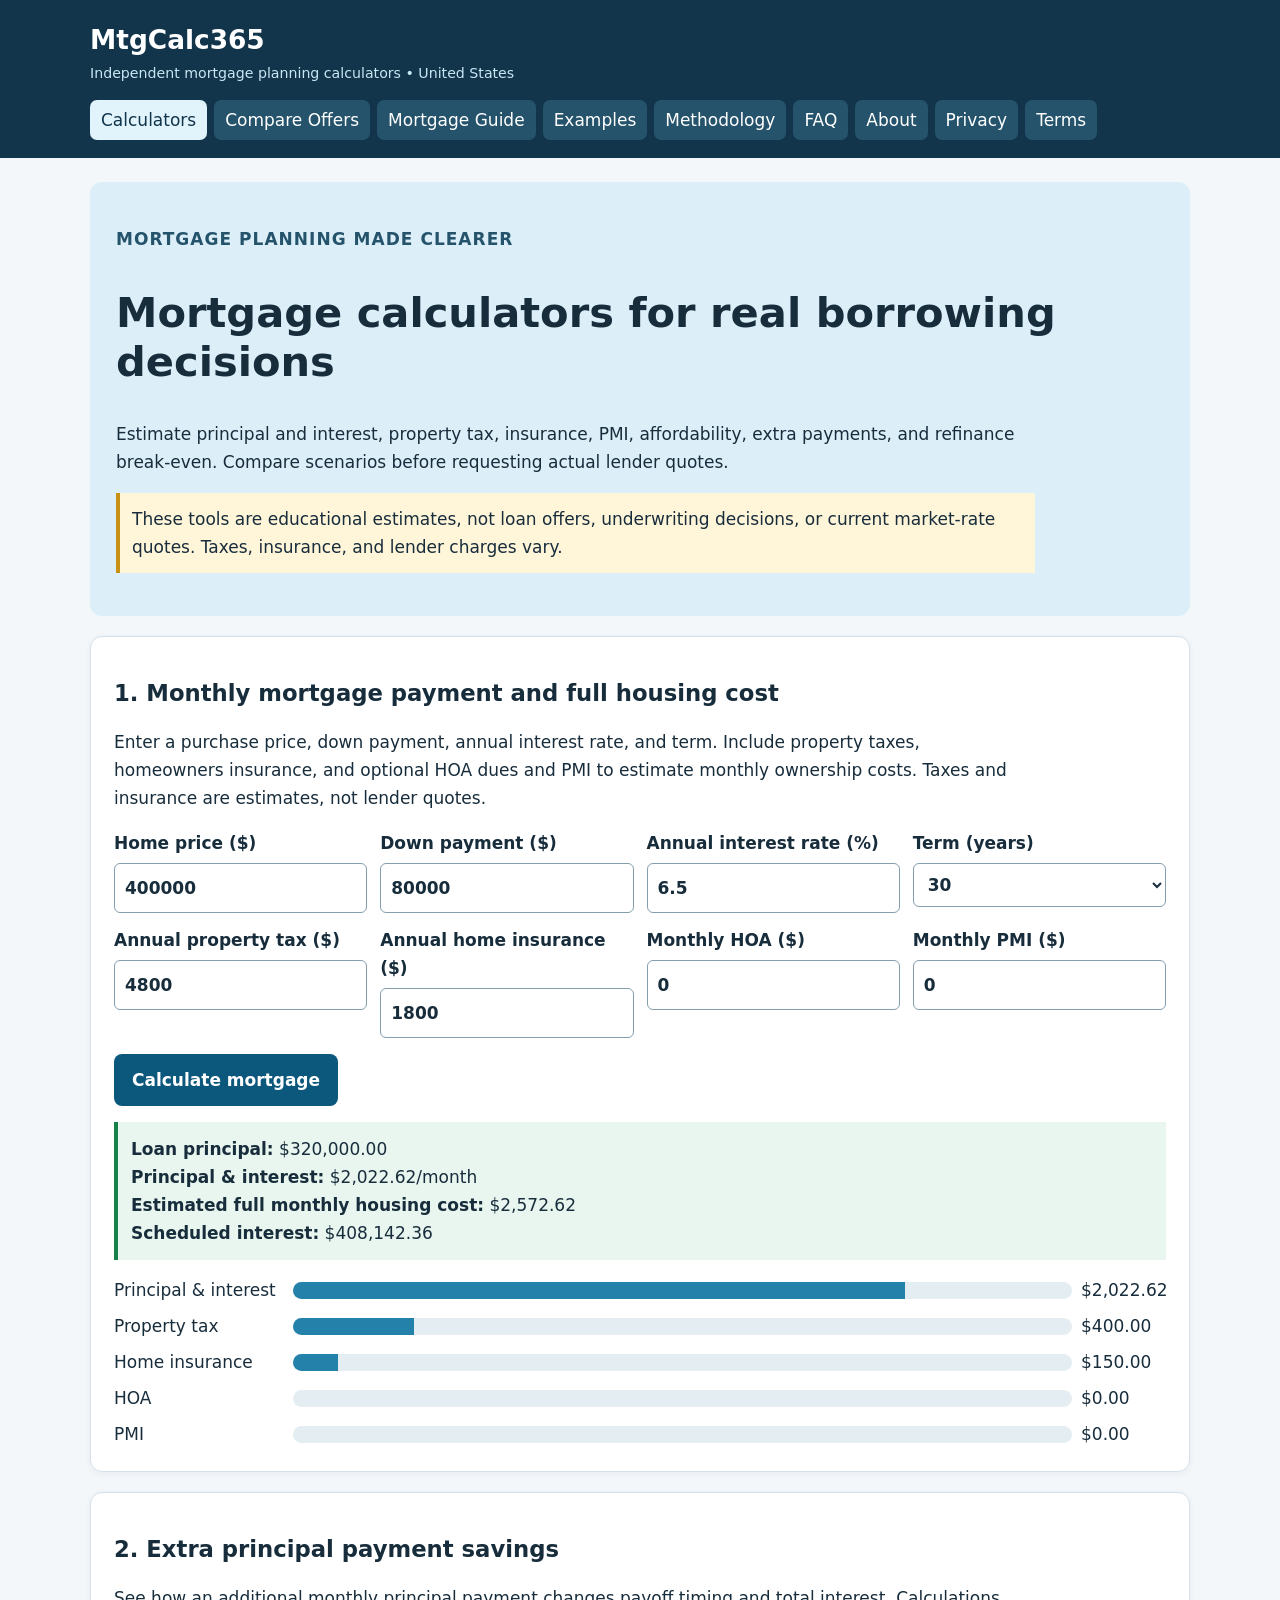
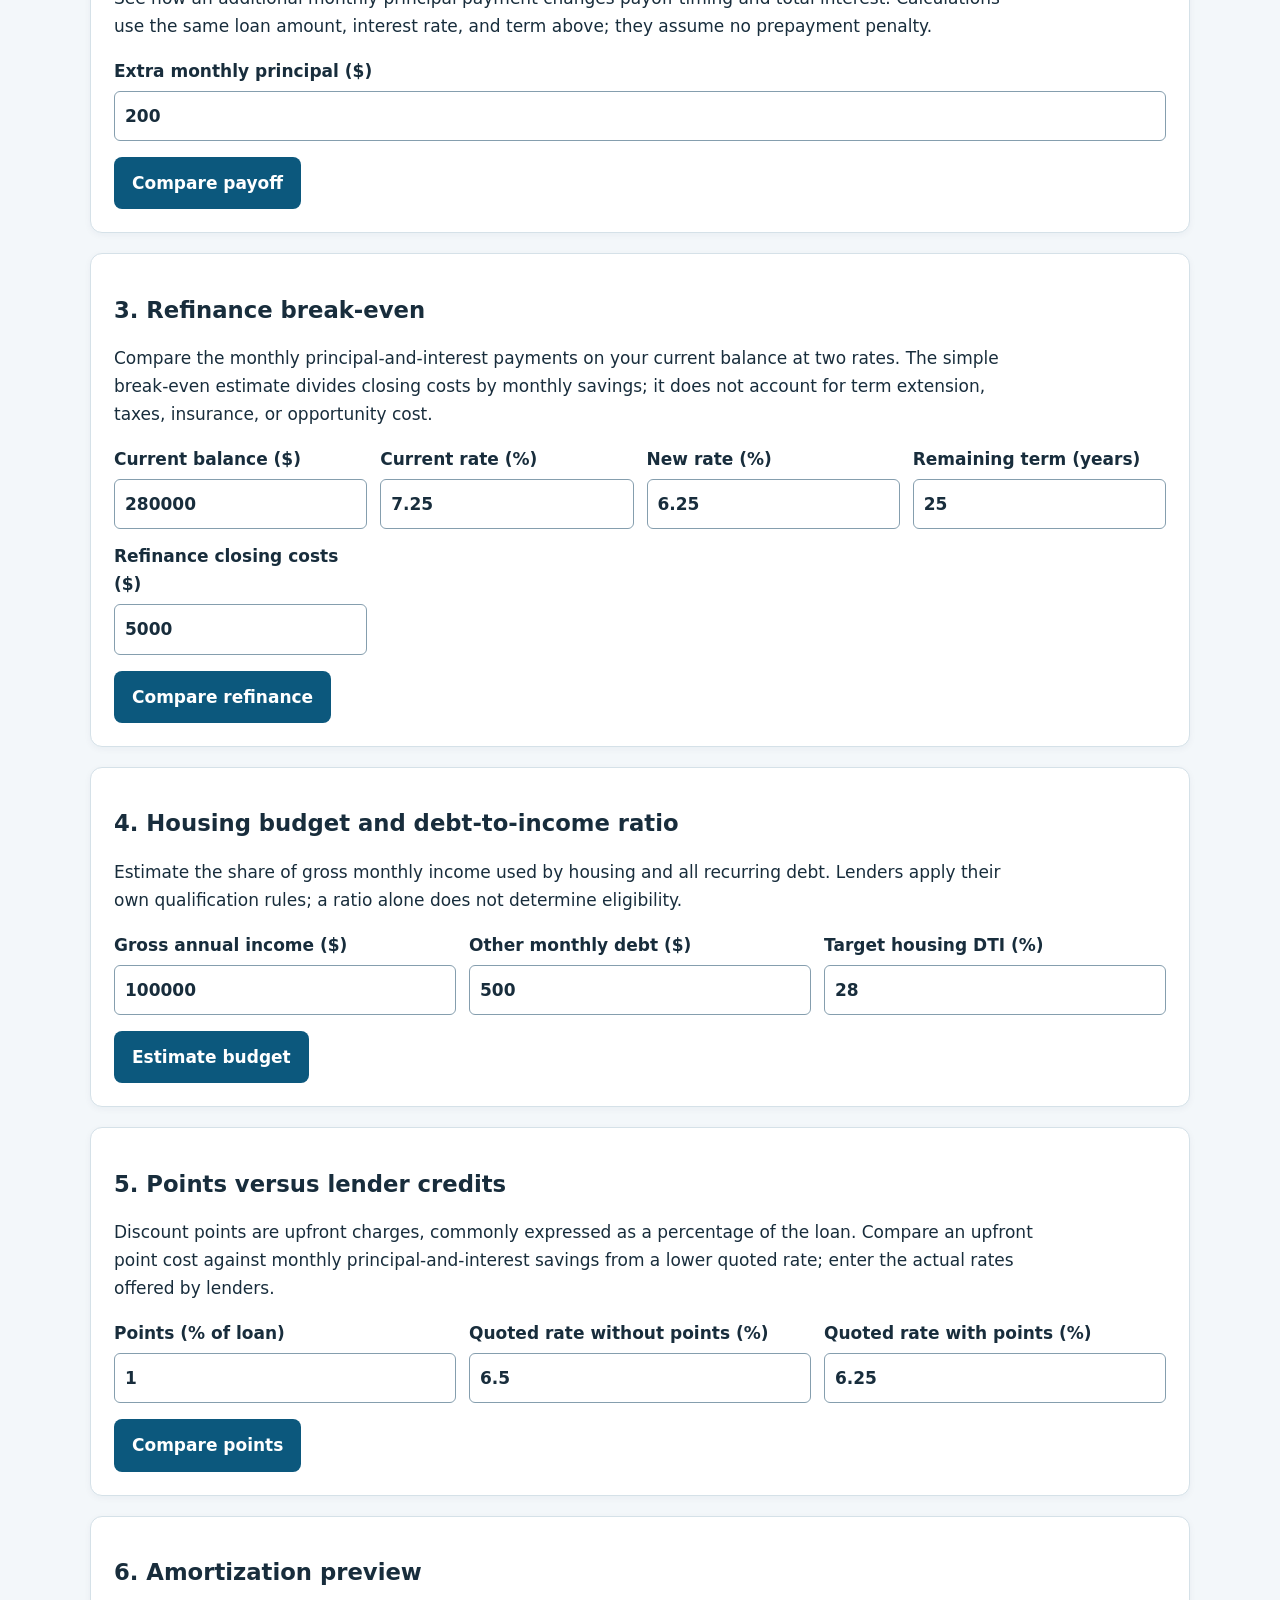
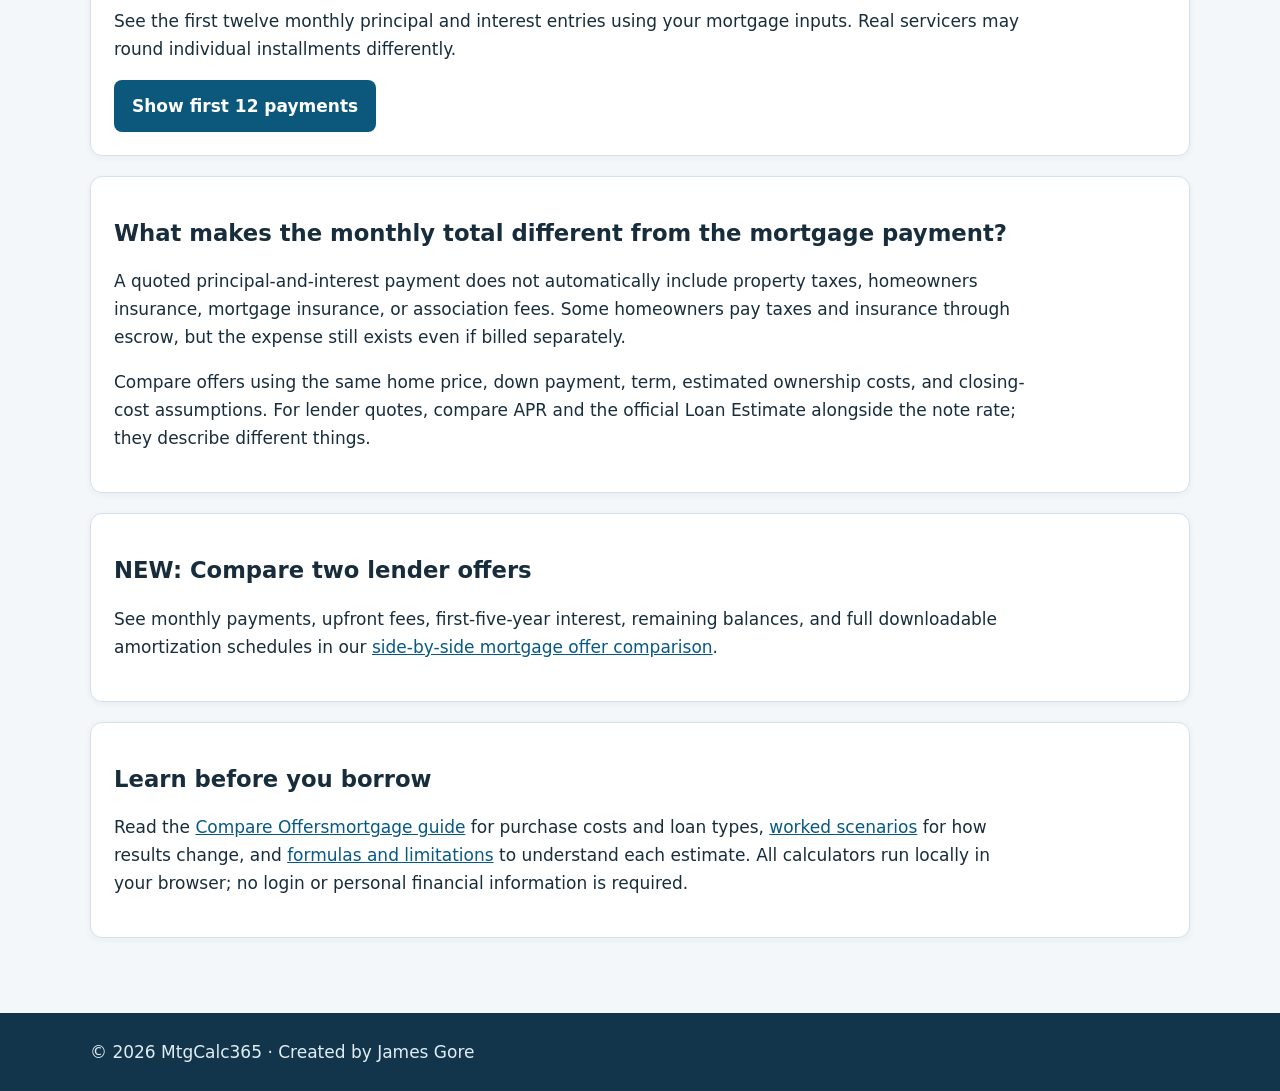
<file: index.html>
<!doctype html><html lang="en"><head><meta charset="utf-8"><meta name="viewport" content="width=device-width,initial-scale=1"><meta name="theme-color" content="#12354b"><title>Mortgage Calculator, Refinance, PMI, Extra Payments &amp; DTI | MtgCalc365</title><meta name="description" content="Six free US mortgage planning calculators with amortization, full housing cost, refinance and extra-payment comparisons."><link rel="canonical" href="https://mtgcalc365.com/index.html"><link rel="stylesheet" href="style.css"><script async src="https://pagead2.googlesyndication.com/pagead/js/adsbygoogle.js?client=ca-pub-5287196493103465" crossorigin="anonymous"></script><script defer src="script.js"></script></head><body><a class="skip" href="#main">Skip to content</a><header><div class="wrap"><div class="brand"><a href="index.html">MtgCalc365</a><small>Independent mortgage planning calculators • United States</small></div><nav aria-label="Main navigation"><a href="index.html" aria-current="page">Calculators</a><a href="compare.html">Compare Offers</a><a href="guide.html">Mortgage Guide</a><a href="examples.html">Examples</a><a href="methodology.html">Methodology</a><a href="faq.html">FAQ</a><a href="about.html">About</a><a href="privacy.html">Privacy</a><a href="terms.html">Terms</a></nav></div></header><main class="wrap" id="main"><section class="hero"><p class="eyebrow">Mortgage planning made clearer</p><h1>Mortgage calculators for real borrowing decisions</h1><p>Estimate principal and interest, property tax, insurance, PMI, affordability, extra payments, and refinance break-even. Compare scenarios before requesting actual lender quotes.</p><p class="note">These tools are educational estimates, not loan offers, underwriting decisions, or current market-rate quotes. Taxes, insurance, and lender charges vary.</p></section><section class="panel" id="calculators"><h2>1. Monthly mortgage payment and full housing cost</h2><p>Enter a purchase price, down payment, annual interest rate, and term. Include property taxes, homeowners insurance, and optional HOA dues and PMI to estimate monthly ownership costs. Taxes and insurance are estimates, not lender quotes.</p><div class="fields"><label>Home price ($)<input id="price" type="number" min="0" value="400000"></label><label>Down payment ($)<input id="down" type="number" min="0" value="80000"></label><label>Annual interest rate (%)<input id="rate" type="number" min="0" max="40" step="0.01" value="6.5"></label><label>Term (years)<select id="term"><option>30</option><option>20</option><option>15</option><option>10</option></select></label><label>Annual property tax ($)<input id="tax" type="number" min="0" value="4800"></label><label>Annual home insurance ($)<input id="insurance" type="number" min="0" value="1800"></label><label>Monthly HOA ($)<input id="hoa" type="number" min="0" value="0"></label><label>Monthly PMI ($)<input id="pmi" type="number" min="0" value="0"></label></div><button id="calculate">Calculate mortgage</button><div id="mortgage-result" class="result" aria-live="polite"></div><div class="chart"><div id="payment-chart" class="bars" aria-label="Monthly housing cost breakdown"></div></div></section>
<section class="panel"><h2>2. Extra principal payment savings</h2><p>See how an additional monthly principal payment changes payoff timing and total interest. Calculations use the same loan amount, interest rate, and term above; they assume no prepayment penalty.</p><div class="fields"><label>Extra monthly principal ($)<input id="extra" type="number" min="0" value="200"></label></div><button id="extra-btn">Compare payoff</button><div id="extra-result" class="result" aria-live="polite"></div></section>
<section class="panel"><h2>3. Refinance break-even</h2><p>Compare the monthly principal-and-interest payments on your current balance at two rates. The simple break-even estimate divides closing costs by monthly savings; it does not account for term extension, taxes, insurance, or opportunity cost.</p><div class="fields"><label>Current balance ($)<input id="refi-balance" type="number" min="0" value="280000"></label><label>Current rate (%)<input id="old-rate" type="number" min="0" max="40" step="0.01" value="7.25"></label><label>New rate (%)<input id="new-rate" type="number" min="0" max="40" step="0.01" value="6.25"></label><label>Remaining term (years)<input id="refi-years" type="number" min="1" max="40" value="25"></label><label>Refinance closing costs ($)<input id="closing" type="number" min="0" value="5000"></label></div><button id="refi-btn">Compare refinance</button><div id="refi-result" class="result" aria-live="polite"></div></section>
<section class="panel"><h2>4. Housing budget and debt-to-income ratio</h2><p>Estimate the share of gross monthly income used by housing and all recurring debt. Lenders apply their own qualification rules; a ratio alone does not determine eligibility.</p><div class="fields"><label>Gross annual income ($)<input id="income" type="number" min="0" value="100000"></label><label>Other monthly debt ($)<input id="debt" type="number" min="0" value="500"></label><label>Target housing DTI (%)<input id="target" type="number" min="1" max="100" value="28"></label></div><button id="dti-btn">Estimate budget</button><div id="dti-result" class="result" aria-live="polite"></div></section>
<section class="panel"><h2>5. Points versus lender credits</h2><p>Discount points are upfront charges, commonly expressed as a percentage of the loan. Compare an upfront point cost against monthly principal-and-interest savings from a lower quoted rate; enter the actual rates offered by lenders.</p><div class="fields"><label>Points (% of loan)<input id="points" type="number" min="0" max="20" step="0.25" value="1"></label><label>Quoted rate without points (%)<input id="base-rate" type="number" min="0" max="40" step="0.01" value="6.5"></label><label>Quoted rate with points (%)<input id="points-rate" type="number" min="0" max="40" step="0.01" value="6.25"></label></div><button id="points-btn">Compare points</button><div id="points-result" class="result" aria-live="polite"></div></section>
<section class="panel"><h2>6. Amortization preview</h2><p>See the first twelve monthly principal and interest entries using your mortgage inputs. Real servicers may round individual installments differently.</p><button id="schedule-btn">Show first 12 payments</button><div id="schedule-result" class="table-scroll" aria-live="polite"></div></section><section class="panel"><h2>What makes the monthly total different from the mortgage payment?</h2><p>A quoted principal-and-interest payment does not automatically include property taxes, homeowners insurance, mortgage insurance, or association fees. Some homeowners pay taxes and insurance through escrow, but the expense still exists even if billed separately.</p><p>Compare offers using the same home price, down payment, term, estimated ownership costs, and closing-cost assumptions. For lender quotes, compare APR and the official Loan Estimate alongside the note rate; they describe different things.</p></section><section class="panel"><h2>NEW: Compare two lender offers</h2><p>See monthly payments, upfront fees, first-five-year interest, remaining balances, and full downloadable amortization schedules in our <a href="compare.html">side-by-side mortgage offer comparison</a>.</p></section><section class="panel"><h2>Learn before you borrow</h2><p>Read the <a href="compare.html">Compare Offers</a><a href="guide.html">mortgage guide</a> for purchase costs and loan types, <a href="examples.html">worked scenarios</a> for how results change, and <a href="methodology.html">formulas and limitations</a> to understand each estimate. All calculators run locally in your browser; no login or personal financial information is required.</p></section></main><footer><div class="wrap">© <span class="year">2026</span> MtgCalc365 · Created by James Gore</div></footer></body></html>
</file>
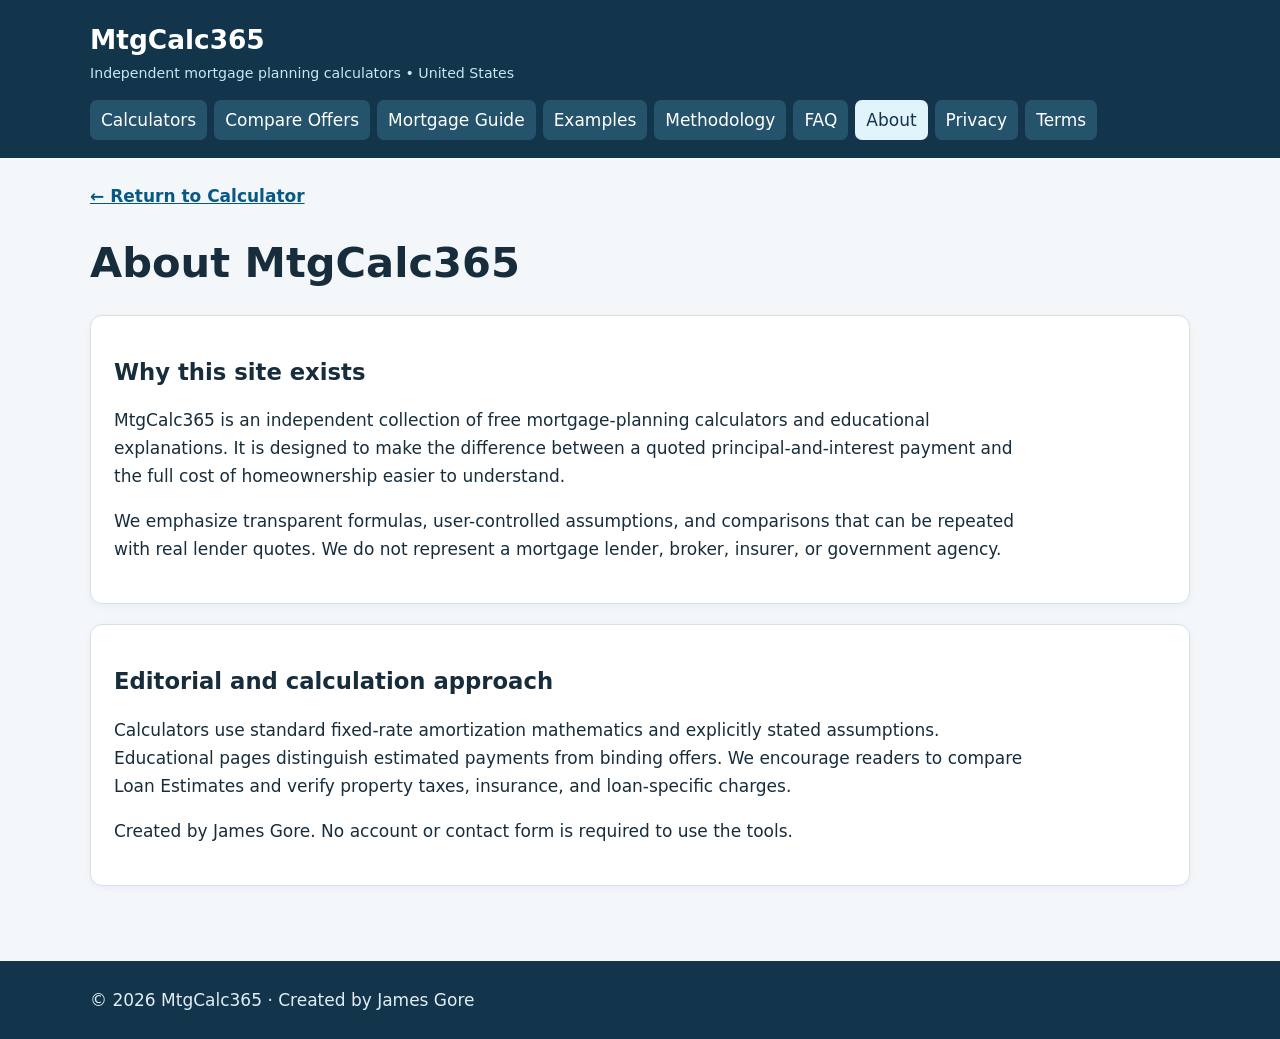
<file: about.html>
<!doctype html><html lang="en"><head><meta charset="utf-8"><meta name="viewport" content="width=device-width,initial-scale=1"><meta name="theme-color" content="#12354b"><title>About MtgCalc365 | MtgCalc365</title><meta name="description" content="About the independent educational mortgage calculators and editorial approach."><link rel="canonical" href="https://mtgcalc365.com/about.html"><link rel="stylesheet" href="style.css"><script async src="https://pagead2.googlesyndication.com/pagead/js/adsbygoogle.js?client=ca-pub-5287196493103465" crossorigin="anonymous"></script><script defer src="script.js"></script></head><body><a class="skip" href="#main">Skip to content</a><header><div class="wrap"><div class="brand"><a href="index.html">MtgCalc365</a><small>Independent mortgage planning calculators • United States</small></div><nav aria-label="Main navigation"><a href="index.html">Calculators</a><a href="compare.html">Compare Offers</a><a href="guide.html">Mortgage Guide</a><a href="examples.html">Examples</a><a href="methodology.html">Methodology</a><a href="faq.html">FAQ</a><a href="about.html" aria-current="page">About</a><a href="privacy.html">Privacy</a><a href="terms.html">Terms</a></nav></div></header><main class="wrap" id="main"><p class="return"><a href="index.html">← Return to Calculator</a></p><h1>About MtgCalc365</h1><section class="panel"><h2>Why this site exists</h2><p>MtgCalc365 is an independent collection of free mortgage-planning calculators and educational explanations. It is designed to make the difference between a quoted principal-and-interest payment and the full cost of homeownership easier to understand.</p><p>We emphasize transparent formulas, user-controlled assumptions, and comparisons that can be repeated with real lender quotes. We do not represent a mortgage lender, broker, insurer, or government agency.</p></section><section class="panel"><h2>Editorial and calculation approach</h2><p>Calculators use standard fixed-rate amortization mathematics and explicitly stated assumptions. Educational pages distinguish estimated payments from binding offers. We encourage readers to compare Loan Estimates and verify property taxes, insurance, and loan-specific charges.</p><p>Created by James Gore. No account or contact form is required to use the tools.</p></section></main><footer><div class="wrap">© <span class="year">2026</span> MtgCalc365 · Created by James Gore</div></footer></body></html>
</file>
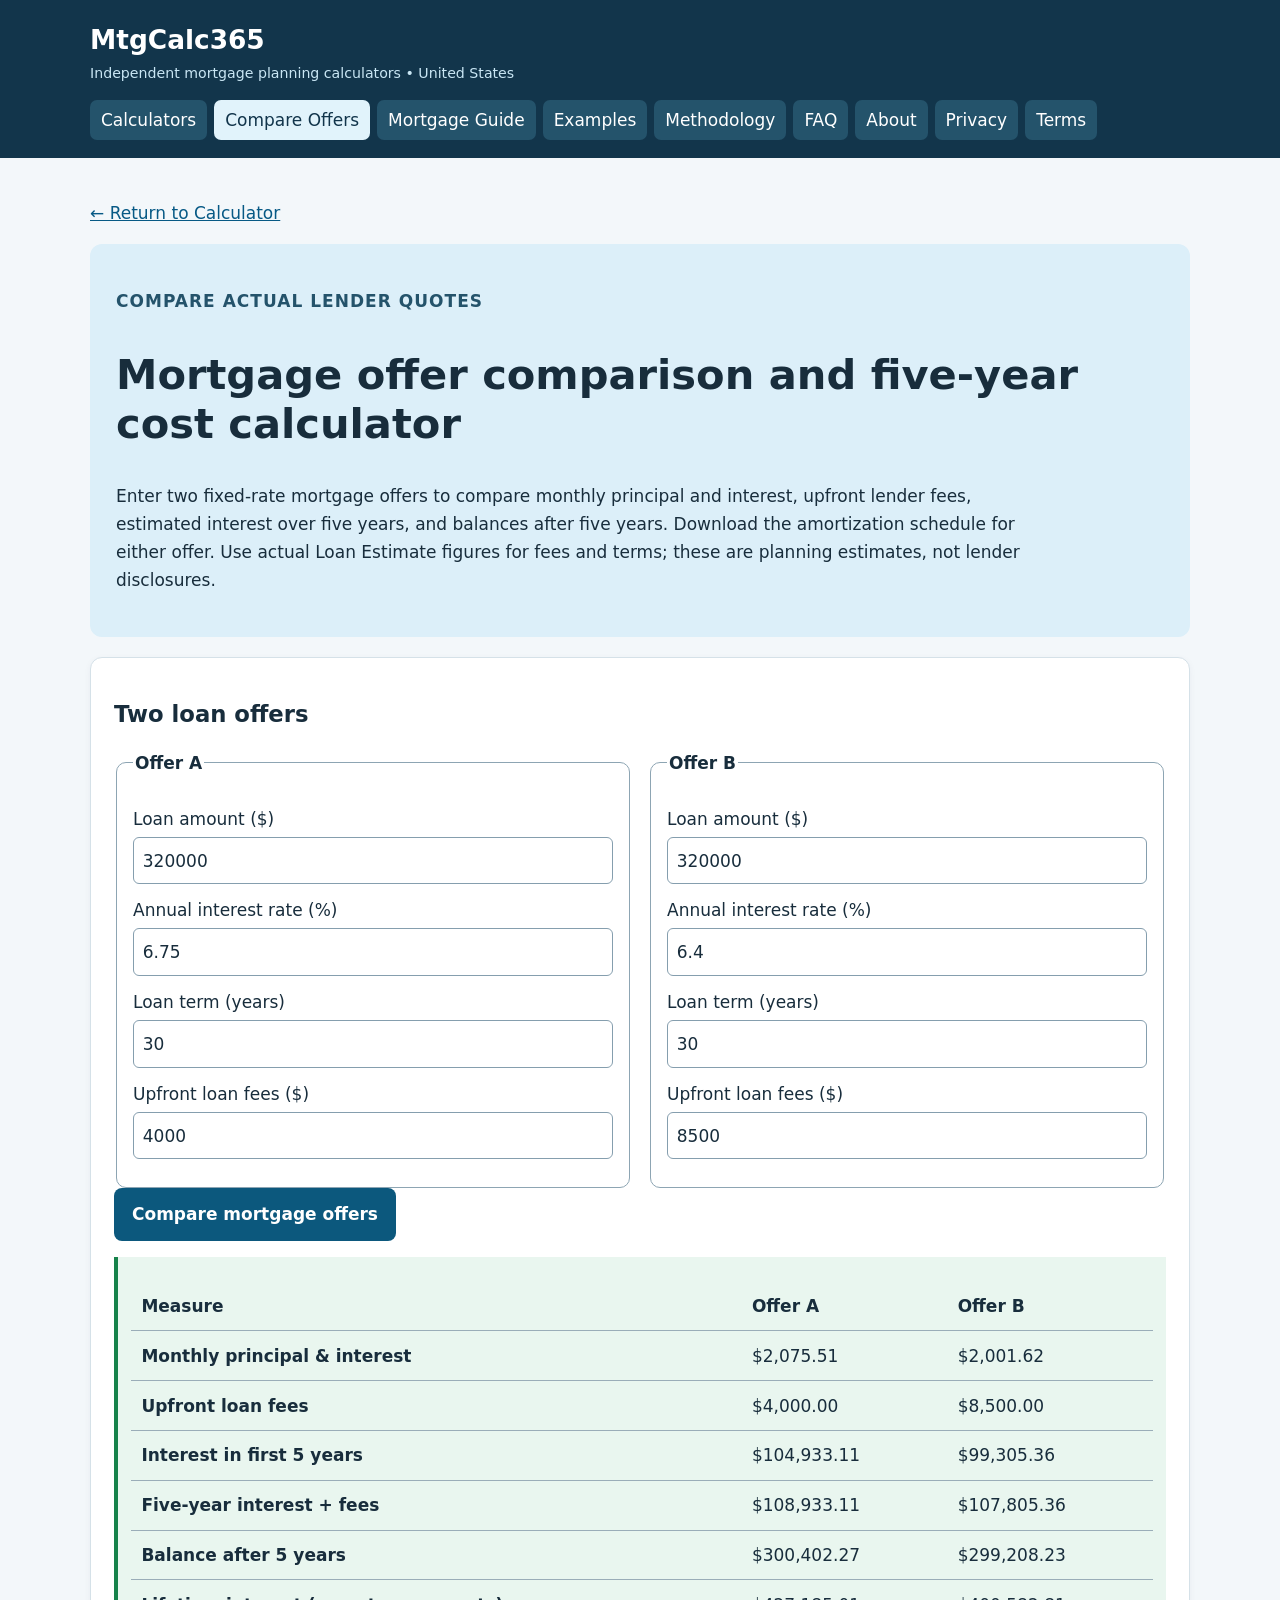
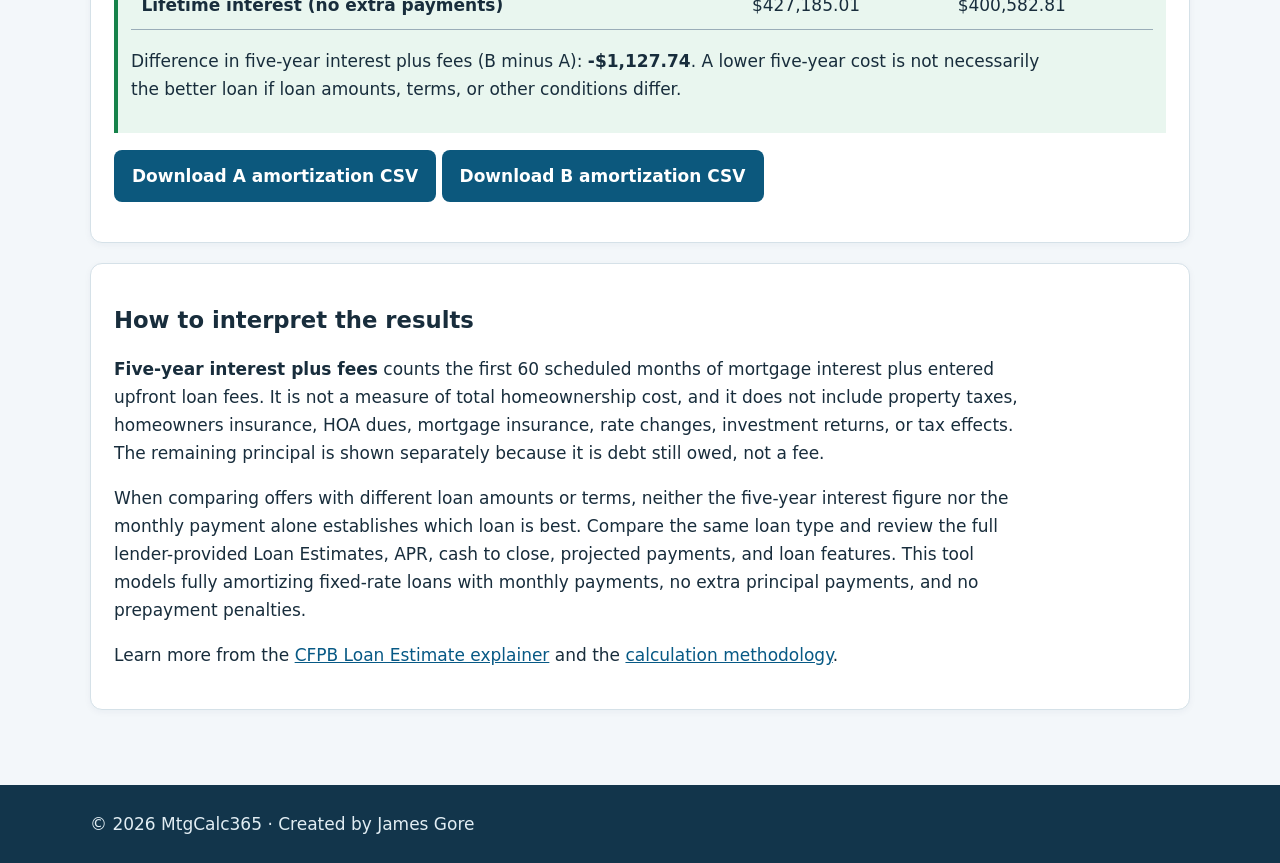
<file: compare.html>
<!doctype html><html lang="en"><!doctype html><html lang="en"><head><meta charset="utf-8"><meta name="viewport" content="width=device-width,initial-scale=1"><meta name="theme-color" content="#12354b"><title>Compare Mortgage Offers &amp; Five-Year Costs | MtgCalc365</title><meta name="description" content="Six free US mortgage planning calculators with amortization, full housing cost, refinance and extra-payment comparisons."><link rel="canonical" href="https://mtgcalc365.com/compare.html"><link rel="stylesheet" href="style.css"><script async src="https://pagead2.googlesyndication.com/pagead/js/adsbygoogle.js?client=ca-pub-5287196493103465" crossorigin="anonymous"></script><script defer src="script.js"></script></head><body><a class="skip" href="#main">Skip to content</a><header><div class="wrap"><div class="brand"><a href="index.html">MtgCalc365</a><small>Independent mortgage planning calculators • United States</small></div><nav aria-label="Main navigation"><a href="index.html">Calculators</a><a href="compare.html" aria-current="page">Compare Offers</a><a href="guide.html">Mortgage Guide</a><a href="examples.html">Examples</a><a href="methodology.html">Methodology</a><a href="faq.html">FAQ</a><a href="about.html">About</a><a href="privacy.html">Privacy</a><a href="terms.html">Terms</a></nav></div></header><main class="wrap" id="main"><p><a href="index.html">← Return to Calculator</a></p><section class="hero"><p class="eyebrow">Compare actual lender quotes</p><h1>Mortgage offer comparison and five-year cost calculator</h1><p>Enter two fixed-rate mortgage offers to compare monthly principal and interest, upfront lender fees, estimated interest over five years, and balances after five years. Download the amortization schedule for either offer. Use actual Loan Estimate figures for fees and terms; these are planning estimates, not lender disclosures.</p></section><section class="panel"><h2>Two loan offers</h2><div class="offer-grid"><fieldset><legend>Offer A</legend><label>Loan amount ($)<input id="a-principal" type="number" min="1" step="100" value="320000"></label><label>Annual interest rate (%)<input id="a-rate" type="number" min="0" max="40" step="0.01" value="6.75"></label><label>Loan term (years)<input id="a-years" type="number" min="1" max="40" step="1" value="30"></label><label>Upfront loan fees ($)<input id="a-fees" type="number" min="0" step="100" value="4000"></label></fieldset><fieldset><legend>Offer B</legend><label>Loan amount ($)<input id="b-principal" type="number" min="1" step="100" value="320000"></label><label>Annual interest rate (%)<input id="b-rate" type="number" min="0" max="40" step="0.01" value="6.4"></label><label>Loan term (years)<input id="b-years" type="number" min="1" max="40" step="1" value="30"></label><label>Upfront loan fees ($)<input id="b-fees" type="number" min="0" step="100" value="8500"></label></fieldset></div><button type="button" id="compare-run">Compare mortgage offers</button><div id="compare-results" class="result" aria-live="polite"></div><p><button type="button" id="csv-a">Download A amortization CSV</button> <button type="button" id="csv-b">Download B amortization CSV</button></p></section><section class="panel"><h2>How to interpret the results</h2><p><strong>Five-year interest plus fees</strong> counts the first 60 scheduled months of mortgage interest plus entered upfront loan fees. It is not a measure of total homeownership cost, and it does not include property taxes, homeowners insurance, HOA dues, mortgage insurance, rate changes, investment returns, or tax effects. The remaining principal is shown separately because it is debt still owed, not a fee.</p><p>When comparing offers with different loan amounts or terms, neither the five-year interest figure nor the monthly payment alone establishes which loan is best. Compare the same loan type and review the full lender-provided Loan Estimates, APR, cash to close, projected payments, and loan features. This tool models fully amortizing fixed-rate loans with monthly payments, no extra principal payments, and no prepayment penalties.</p><p>Learn more from the <a href="https://www.consumerfinance.gov/owning-a-home/loan-estimate/">CFPB Loan Estimate explainer</a> and the <a href="methodology.html">calculation methodology</a>.</p></section></main><footer><div class="wrap">© <span class="year">2026</span> MtgCalc365 · Created by James Gore</div></footer><script defer src="compare.js"></script></body></html>
</file>
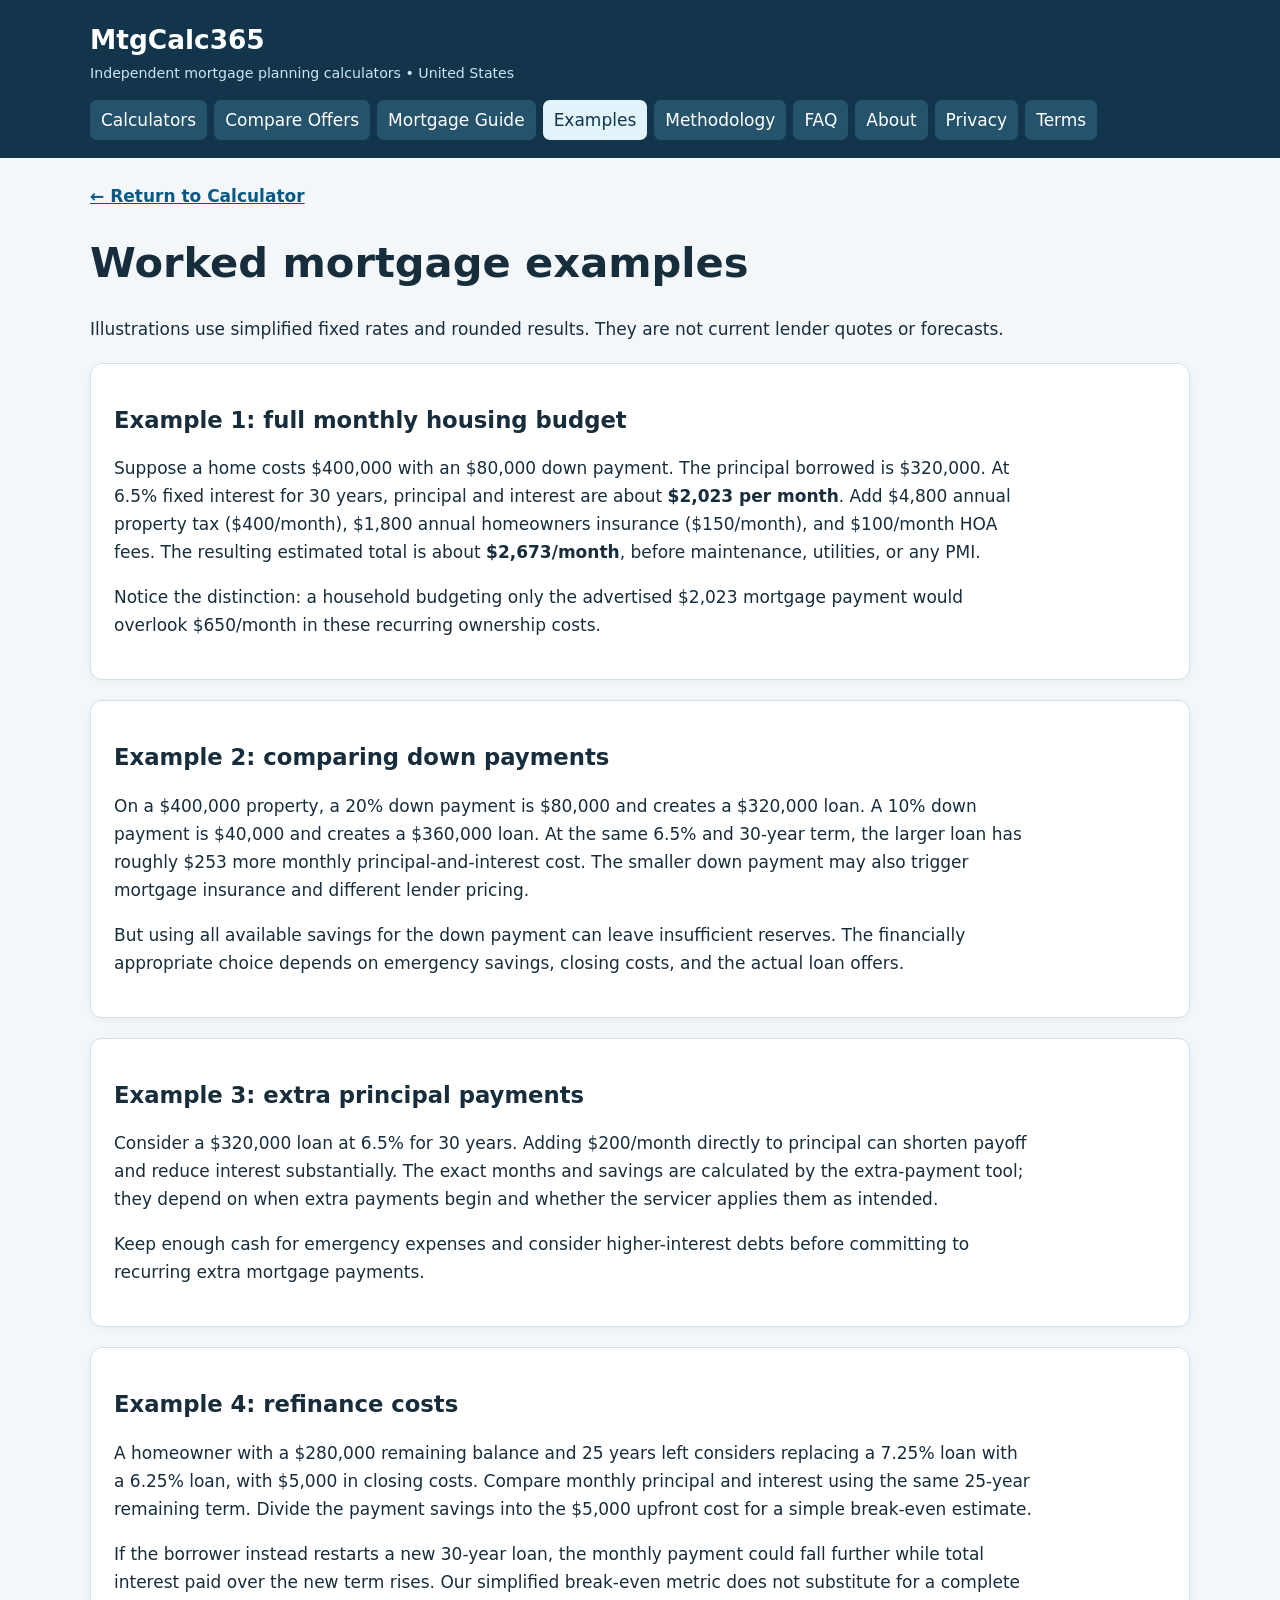
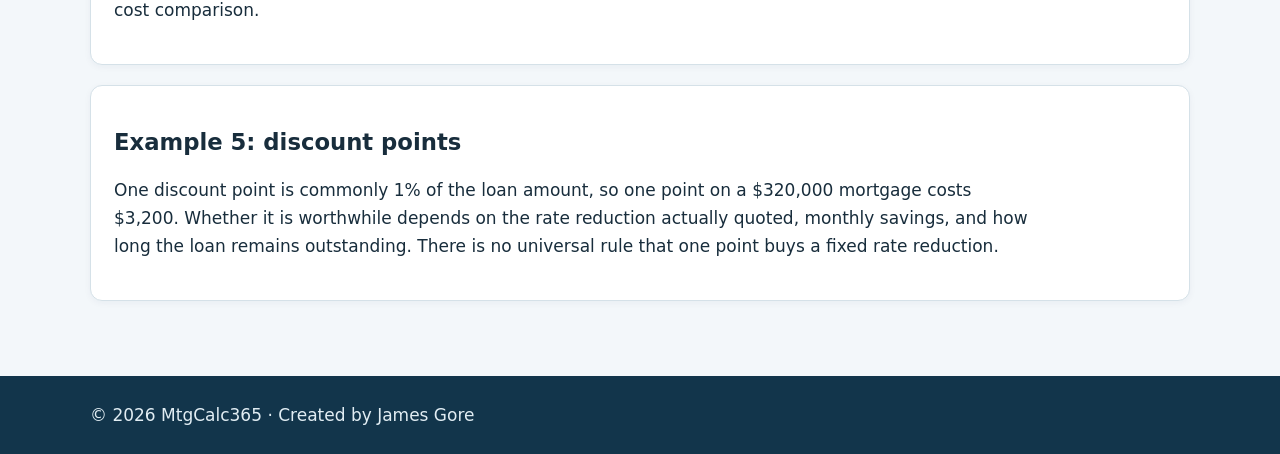
<file: examples.html>
<!doctype html><html lang="en"><head><meta charset="utf-8"><meta name="viewport" content="width=device-width,initial-scale=1"><meta name="theme-color" content="#12354b"><title>Mortgage Worked Examples | MtgCalc365</title><meta name="description" content="Detailed mortgage payment, extra payment, refinance and points examples."><link rel="canonical" href="https://mtgcalc365.com/examples.html"><link rel="stylesheet" href="style.css"><script async src="https://pagead2.googlesyndication.com/pagead/js/adsbygoogle.js?client=ca-pub-5287196493103465" crossorigin="anonymous"></script><script defer src="script.js"></script></head><body><a class="skip" href="#main">Skip to content</a><header><div class="wrap"><div class="brand"><a href="index.html">MtgCalc365</a><small>Independent mortgage planning calculators • United States</small></div><nav aria-label="Main navigation"><a href="index.html">Calculators</a><a href="compare.html">Compare Offers</a><a href="guide.html">Mortgage Guide</a><a href="examples.html" aria-current="page">Examples</a><a href="methodology.html">Methodology</a><a href="faq.html">FAQ</a><a href="about.html">About</a><a href="privacy.html">Privacy</a><a href="terms.html">Terms</a></nav></div></header><main class="wrap" id="main"><p class="return"><a href="index.html">← Return to Calculator</a></p><h1>Worked mortgage examples</h1><p class="lead">Illustrations use simplified fixed rates and rounded results. They are not current lender quotes or forecasts.</p><section class="panel"><h2>Example 1: full monthly housing budget</h2><p>Suppose a home costs $400,000 with an $80,000 down payment. The principal borrowed is $320,000. At 6.5% fixed interest for 30 years, principal and interest are about <strong>$2,023 per month</strong>. Add $4,800 annual property tax ($400/month), $1,800 annual homeowners insurance ($150/month), and $100/month HOA fees. The resulting estimated total is about <strong>$2,673/month</strong>, before maintenance, utilities, or any PMI.</p><p>Notice the distinction: a household budgeting only the advertised $2,023 mortgage payment would overlook $650/month in these recurring ownership costs.</p></section><section class="panel"><h2>Example 2: comparing down payments</h2><p>On a $400,000 property, a 20% down payment is $80,000 and creates a $320,000 loan. A 10% down payment is $40,000 and creates a $360,000 loan. At the same 6.5% and 30-year term, the larger loan has roughly $253 more monthly principal-and-interest cost. The smaller down payment may also trigger mortgage insurance and different lender pricing.</p><p>But using all available savings for the down payment can leave insufficient reserves. The financially appropriate choice depends on emergency savings, closing costs, and the actual loan offers.</p></section><section class="panel"><h2>Example 3: extra principal payments</h2><p>Consider a $320,000 loan at 6.5% for 30 years. Adding $200/month directly to principal can shorten payoff and reduce interest substantially. The exact months and savings are calculated by the extra-payment tool; they depend on when extra payments begin and whether the servicer applies them as intended.</p><p>Keep enough cash for emergency expenses and consider higher-interest debts before committing to recurring extra mortgage payments.</p></section><section class="panel"><h2>Example 4: refinance costs</h2><p>A homeowner with a $280,000 remaining balance and 25 years left considers replacing a 7.25% loan with a 6.25% loan, with $5,000 in closing costs. Compare monthly principal and interest using the same 25-year remaining term. Divide the payment savings into the $5,000 upfront cost for a simple break-even estimate.</p><p>If the borrower instead restarts a new 30-year loan, the monthly payment could fall further while total interest paid over the new term rises. Our simplified break-even metric does not substitute for a complete cost comparison.</p></section><section class="panel"><h2>Example 5: discount points</h2><p>One discount point is commonly 1% of the loan amount, so one point on a $320,000 mortgage costs $3,200. Whether it is worthwhile depends on the rate reduction actually quoted, monthly savings, and how long the loan remains outstanding. There is no universal rule that one point buys a fixed rate reduction.</p></section></main><footer><div class="wrap">© <span class="year">2026</span> MtgCalc365 · Created by James Gore</div></footer></body></html>
</file>
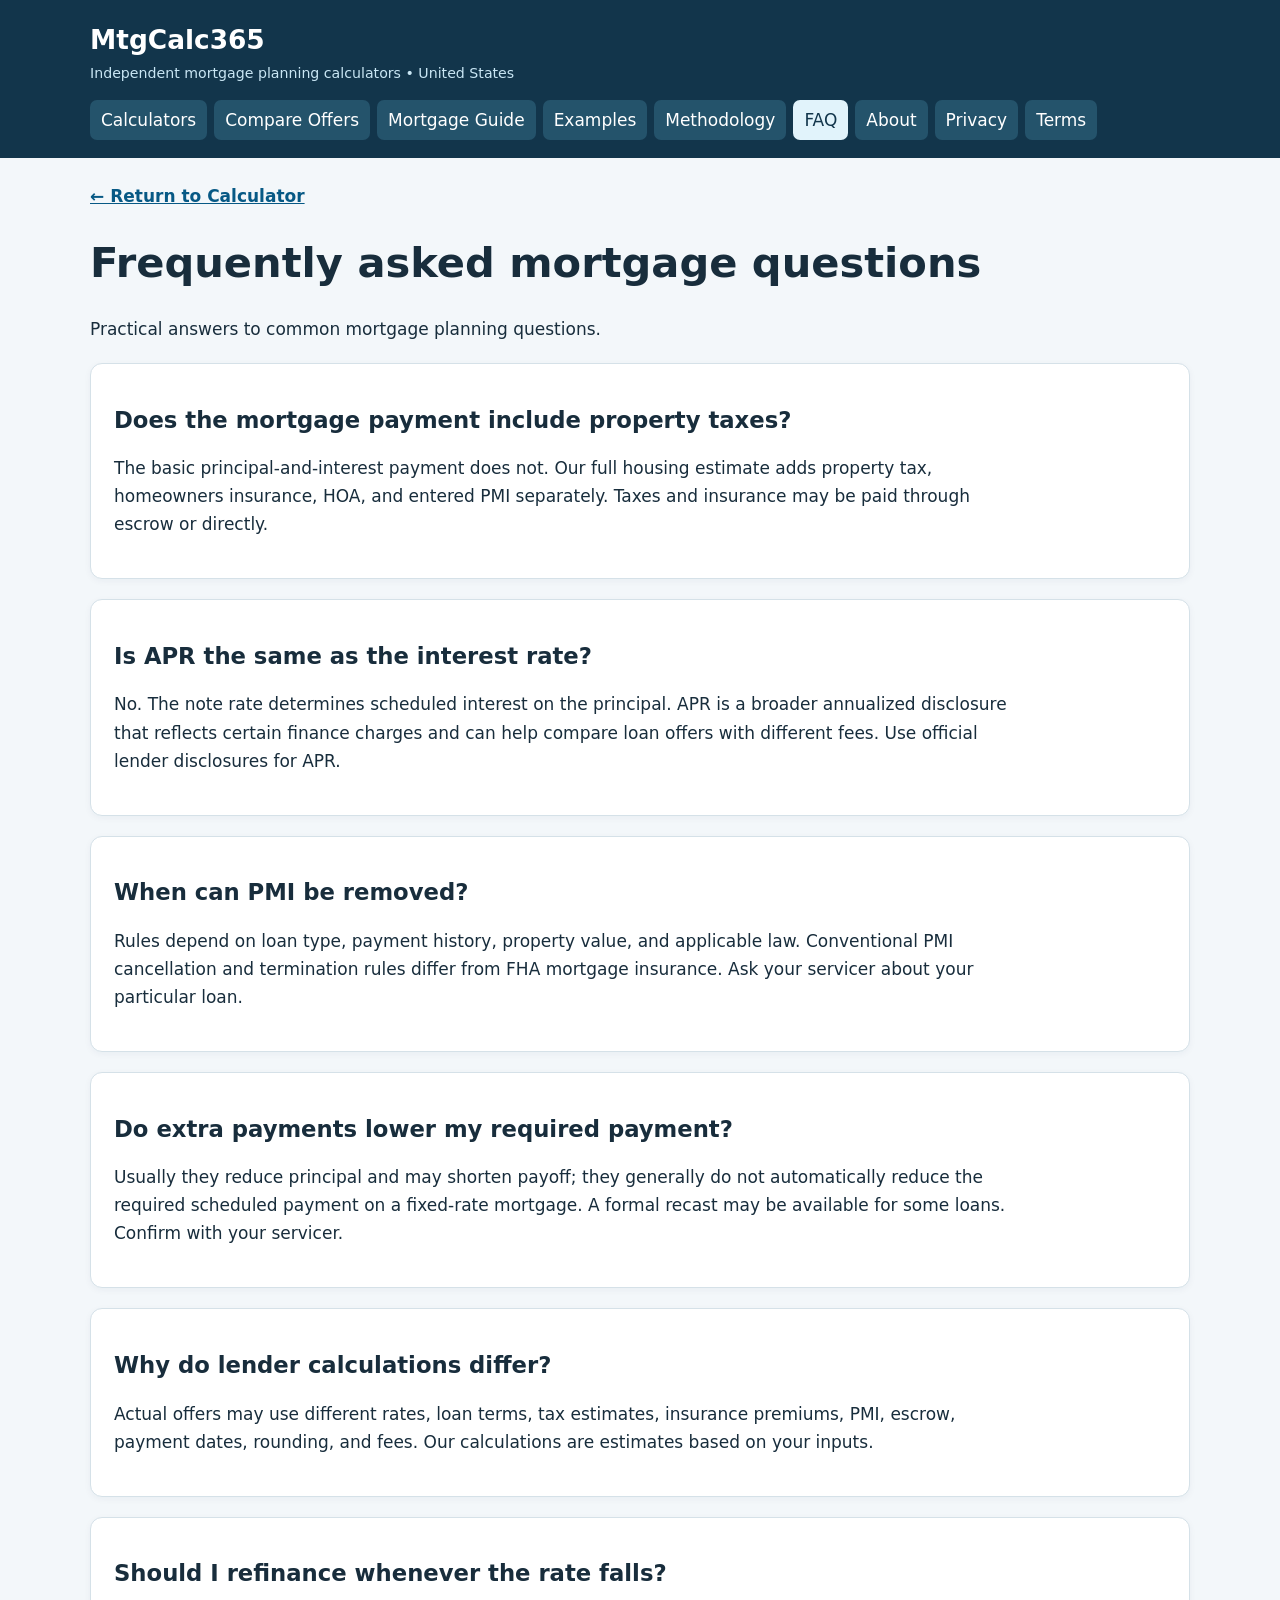
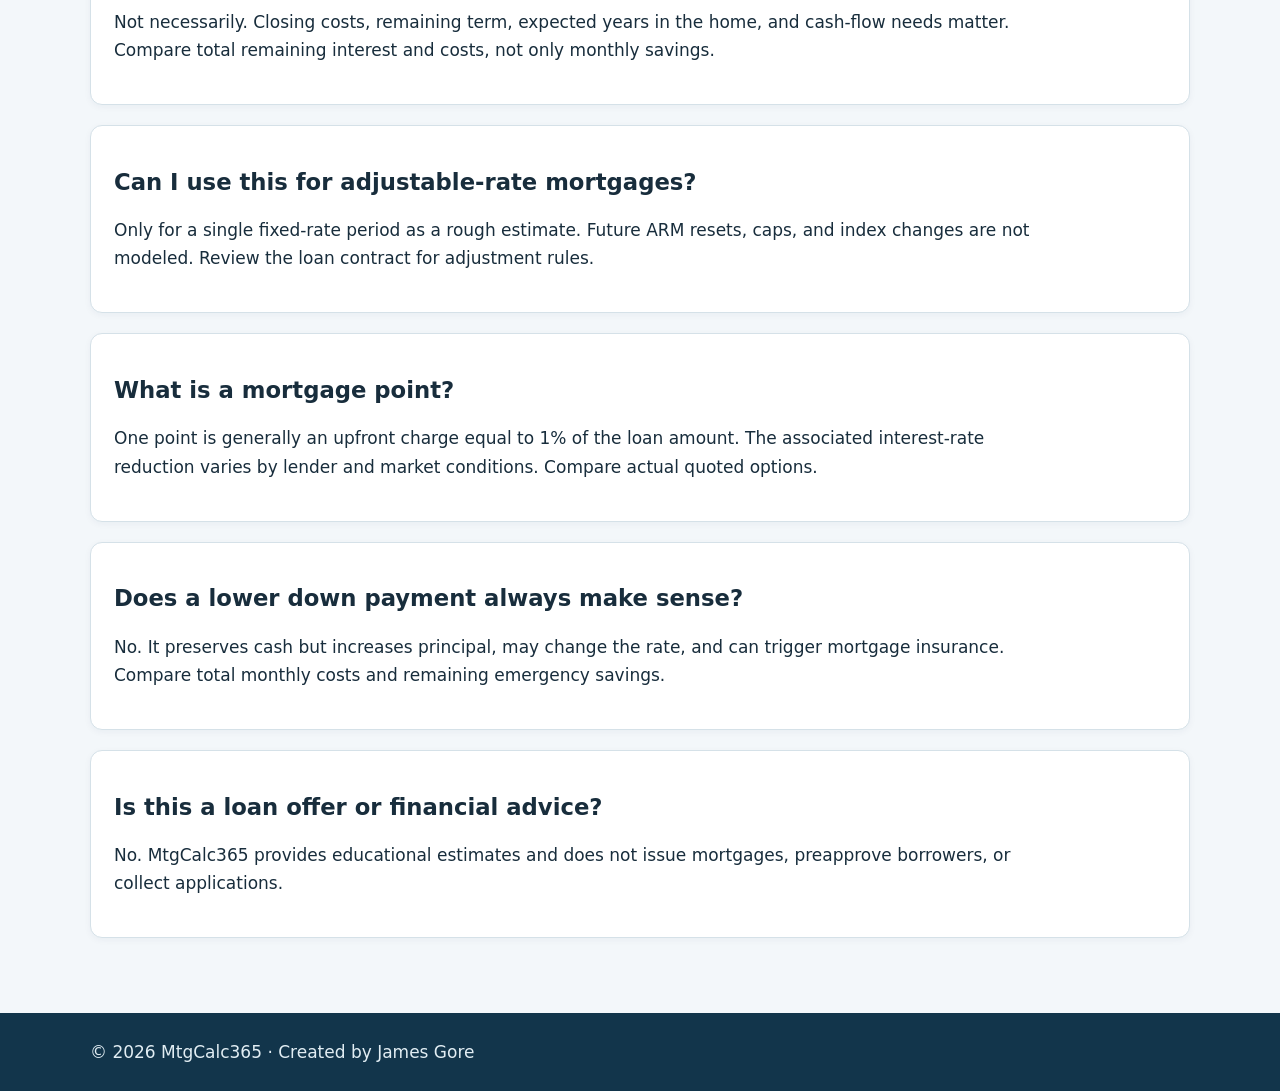
<file: faq.html>
<!doctype html><html lang="en"><head><meta charset="utf-8"><meta name="viewport" content="width=device-width,initial-scale=1"><meta name="theme-color" content="#12354b"><title>Mortgage Calculator FAQs | MtgCalc365</title><meta name="description" content="Frequently asked questions about PMI, escrow, refinancing and mortgage calculations."><link rel="canonical" href="https://mtgcalc365.com/faq.html"><link rel="stylesheet" href="style.css"><script async src="https://pagead2.googlesyndication.com/pagead/js/adsbygoogle.js?client=ca-pub-5287196493103465" crossorigin="anonymous"></script><script defer src="script.js"></script></head><body><a class="skip" href="#main">Skip to content</a><header><div class="wrap"><div class="brand"><a href="index.html">MtgCalc365</a><small>Independent mortgage planning calculators • United States</small></div><nav aria-label="Main navigation"><a href="index.html">Calculators</a><a href="compare.html">Compare Offers</a><a href="guide.html">Mortgage Guide</a><a href="examples.html">Examples</a><a href="methodology.html">Methodology</a><a href="faq.html" aria-current="page">FAQ</a><a href="about.html">About</a><a href="privacy.html">Privacy</a><a href="terms.html">Terms</a></nav></div></header><main class="wrap" id="main"><p class="return"><a href="index.html">← Return to Calculator</a></p><h1>Frequently asked mortgage questions</h1><p class="lead">Practical answers to common mortgage planning questions.</p><section class="panel"><h2>Does the mortgage payment include property taxes?</h2><p>The basic principal-and-interest payment does not. Our full housing estimate adds property tax, homeowners insurance, HOA, and entered PMI separately. Taxes and insurance may be paid through escrow or directly.</p></section><section class="panel"><h2>Is APR the same as the interest rate?</h2><p>No. The note rate determines scheduled interest on the principal. APR is a broader annualized disclosure that reflects certain finance charges and can help compare loan offers with different fees. Use official lender disclosures for APR.</p></section><section class="panel"><h2>When can PMI be removed?</h2><p>Rules depend on loan type, payment history, property value, and applicable law. Conventional PMI cancellation and termination rules differ from FHA mortgage insurance. Ask your servicer about your particular loan.</p></section><section class="panel"><h2>Do extra payments lower my required payment?</h2><p>Usually they reduce principal and may shorten payoff; they generally do not automatically reduce the required scheduled payment on a fixed-rate mortgage. A formal recast may be available for some loans. Confirm with your servicer.</p></section><section class="panel"><h2>Why do lender calculations differ?</h2><p>Actual offers may use different rates, loan terms, tax estimates, insurance premiums, PMI, escrow, payment dates, rounding, and fees. Our calculations are estimates based on your inputs.</p></section><section class="panel"><h2>Should I refinance whenever the rate falls?</h2><p>Not necessarily. Closing costs, remaining term, expected years in the home, and cash-flow needs matter. Compare total remaining interest and costs, not only monthly savings.</p></section><section class="panel"><h2>Can I use this for adjustable-rate mortgages?</h2><p>Only for a single fixed-rate period as a rough estimate. Future ARM resets, caps, and index changes are not modeled. Review the loan contract for adjustment rules.</p></section><section class="panel"><h2>What is a mortgage point?</h2><p>One point is generally an upfront charge equal to 1% of the loan amount. The associated interest-rate reduction varies by lender and market conditions. Compare actual quoted options.</p></section><section class="panel"><h2>Does a lower down payment always make sense?</h2><p>No. It preserves cash but increases principal, may change the rate, and can trigger mortgage insurance. Compare total monthly costs and remaining emergency savings.</p></section><section class="panel"><h2>Is this a loan offer or financial advice?</h2><p>No. MtgCalc365 provides educational estimates and does not issue mortgages, preapprove borrowers, or collect applications.</p></section></main><footer><div class="wrap">© <span class="year">2026</span> MtgCalc365 · Created by James Gore</div></footer></body></html>
</file>
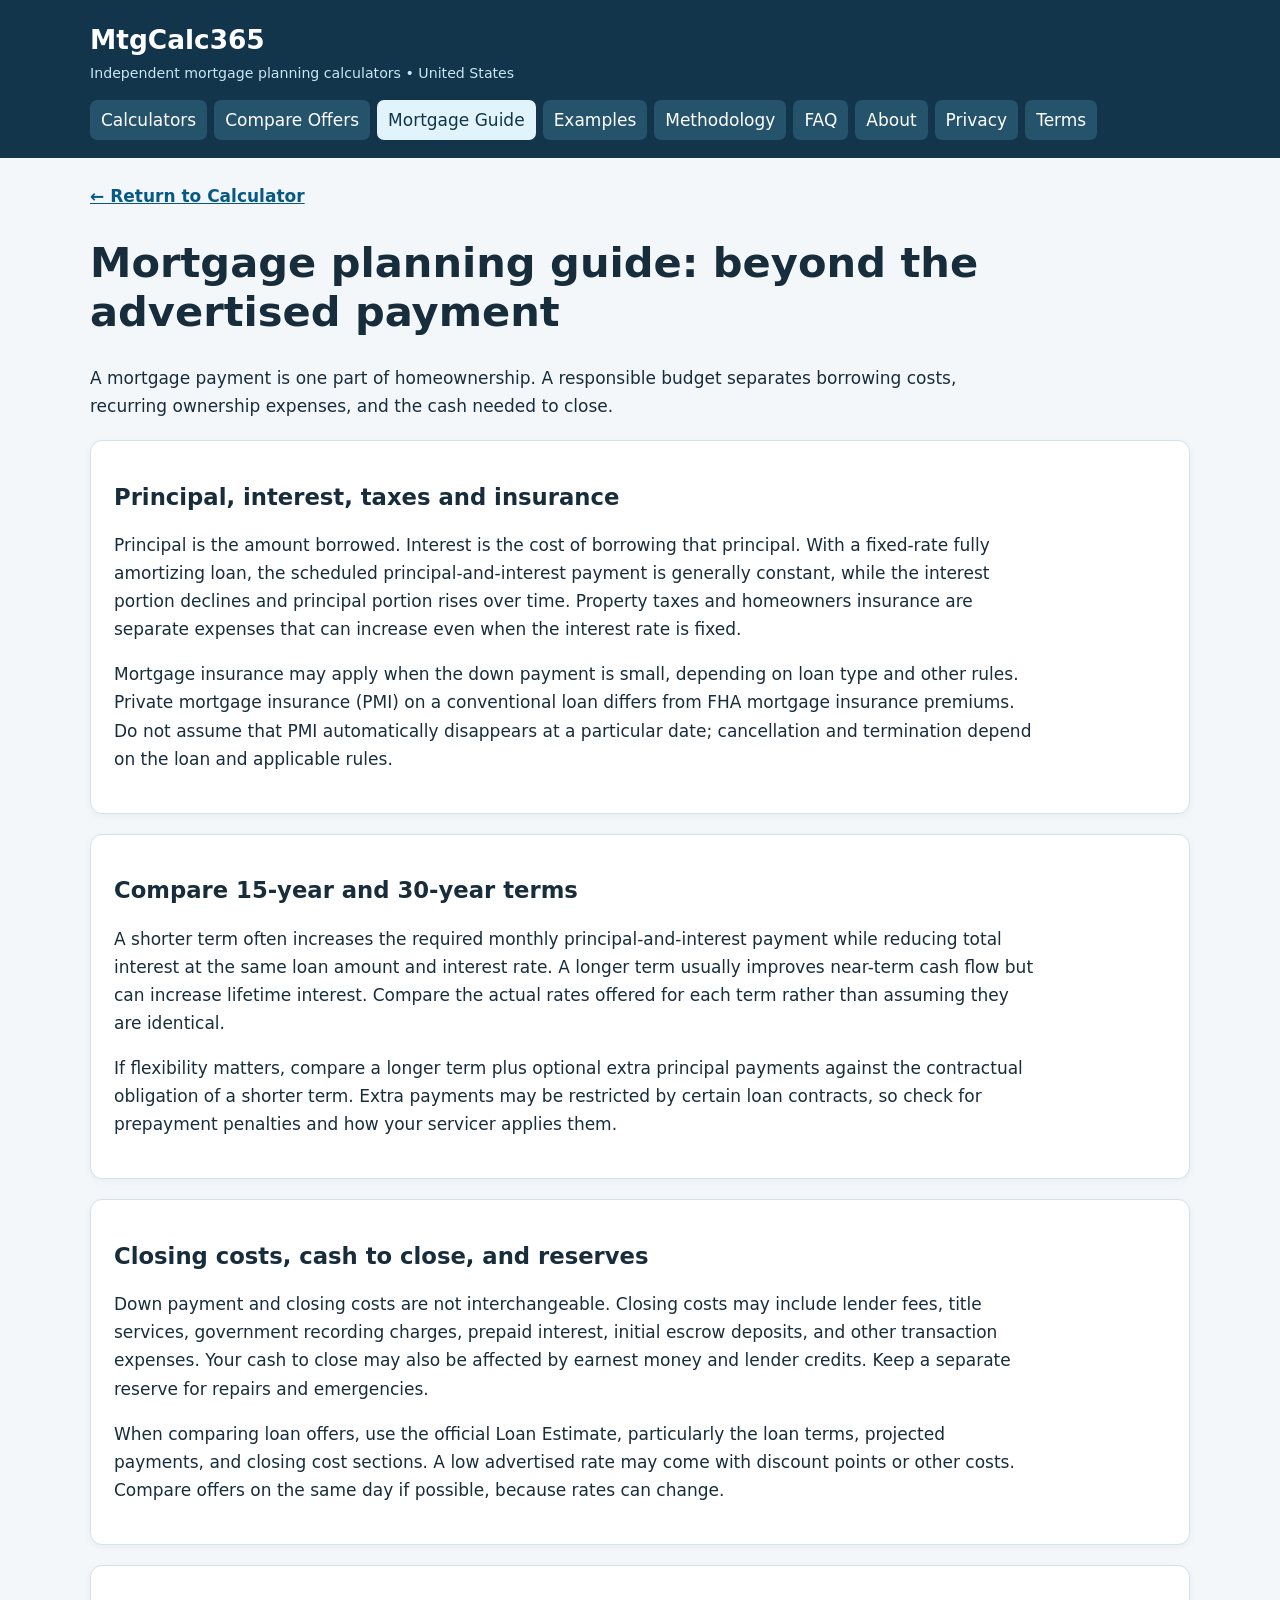
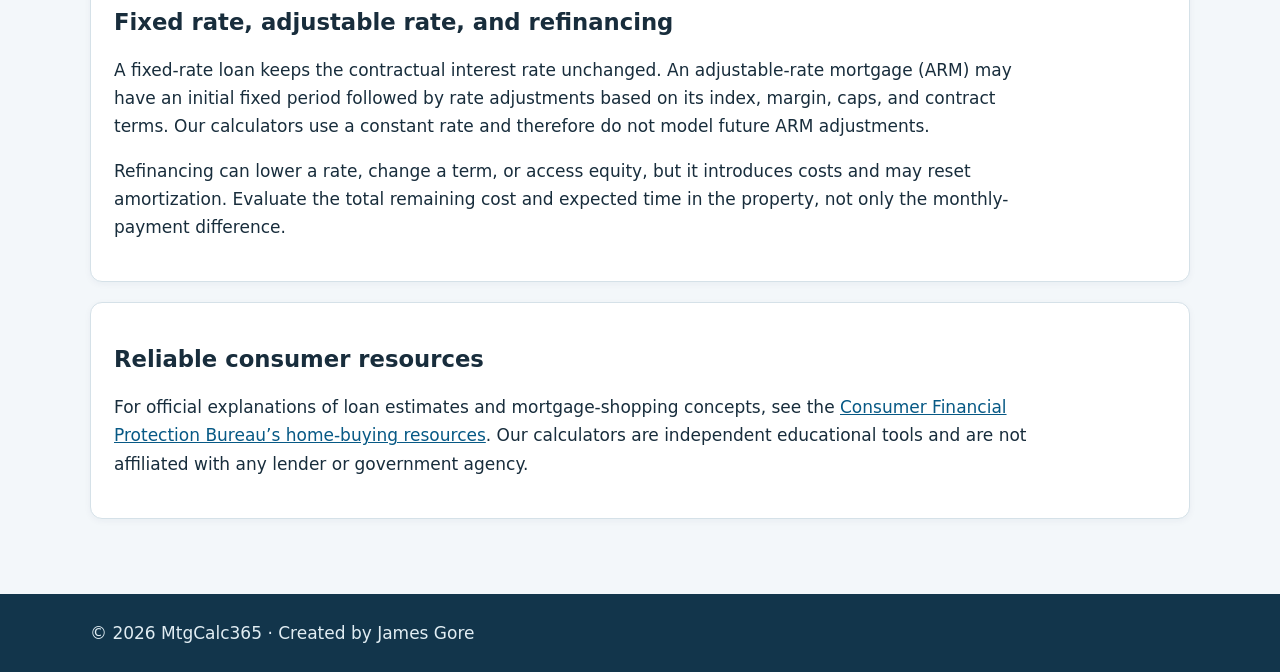
<file: guide.html>
<!doctype html><html lang="en"><head><meta charset="utf-8"><meta name="viewport" content="width=device-width,initial-scale=1"><meta name="theme-color" content="#12354b"><title>Mortgage Planning Guide | MtgCalc365</title><meta name="description" content="Understand mortgage payments, taxes, insurance, loan types and costs."><link rel="canonical" href="https://mtgcalc365.com/guide.html"><link rel="stylesheet" href="style.css"><script async src="https://pagead2.googlesyndication.com/pagead/js/adsbygoogle.js?client=ca-pub-5287196493103465" crossorigin="anonymous"></script><script defer src="script.js"></script></head><body><a class="skip" href="#main">Skip to content</a><header><div class="wrap"><div class="brand"><a href="index.html">MtgCalc365</a><small>Independent mortgage planning calculators • United States</small></div><nav aria-label="Main navigation"><a href="index.html">Calculators</a><a href="compare.html">Compare Offers</a><a href="guide.html" aria-current="page">Mortgage Guide</a><a href="examples.html">Examples</a><a href="methodology.html">Methodology</a><a href="faq.html">FAQ</a><a href="about.html">About</a><a href="privacy.html">Privacy</a><a href="terms.html">Terms</a></nav></div></header><main class="wrap" id="main"><p class="return"><a href="index.html">← Return to Calculator</a></p><h1>Mortgage planning guide: beyond the advertised payment</h1><p class="lead">A mortgage payment is one part of homeownership. A responsible budget separates borrowing costs, recurring ownership expenses, and the cash needed to close.</p><section class="panel"><h2>Principal, interest, taxes and insurance</h2><p>Principal is the amount borrowed. Interest is the cost of borrowing that principal. With a fixed-rate fully amortizing loan, the scheduled principal-and-interest payment is generally constant, while the interest portion declines and principal portion rises over time. Property taxes and homeowners insurance are separate expenses that can increase even when the interest rate is fixed.</p><p>Mortgage insurance may apply when the down payment is small, depending on loan type and other rules. Private mortgage insurance (PMI) on a conventional loan differs from FHA mortgage insurance premiums. Do not assume that PMI automatically disappears at a particular date; cancellation and termination depend on the loan and applicable rules.</p></section><section class="panel"><h2>Compare 15-year and 30-year terms</h2><p>A shorter term often increases the required monthly principal-and-interest payment while reducing total interest at the same loan amount and interest rate. A longer term usually improves near-term cash flow but can increase lifetime interest. Compare the actual rates offered for each term rather than assuming they are identical.</p><p>If flexibility matters, compare a longer term plus optional extra principal payments against the contractual obligation of a shorter term. Extra payments may be restricted by certain loan contracts, so check for prepayment penalties and how your servicer applies them.</p></section><section class="panel"><h2>Closing costs, cash to close, and reserves</h2><p>Down payment and closing costs are not interchangeable. Closing costs may include lender fees, title services, government recording charges, prepaid interest, initial escrow deposits, and other transaction expenses. Your cash to close may also be affected by earnest money and lender credits. Keep a separate reserve for repairs and emergencies.</p><p>When comparing loan offers, use the official Loan Estimate, particularly the loan terms, projected payments, and closing cost sections. A low advertised rate may come with discount points or other costs. Compare offers on the same day if possible, because rates can change.</p></section><section class="panel"><h2>Fixed rate, adjustable rate, and refinancing</h2><p>A fixed-rate loan keeps the contractual interest rate unchanged. An adjustable-rate mortgage (ARM) may have an initial fixed period followed by rate adjustments based on its index, margin, caps, and contract terms. Our calculators use a constant rate and therefore do not model future ARM adjustments.</p><p>Refinancing can lower a rate, change a term, or access equity, but it introduces costs and may reset amortization. Evaluate the total remaining cost and expected time in the property, not only the monthly-payment difference.</p></section><section class="panel"><h2>Reliable consumer resources</h2><p>For official explanations of loan estimates and mortgage-shopping concepts, see the <a href="https://www.consumerfinance.gov/owning-a-home/" rel="noopener noreferrer">Consumer Financial Protection Bureau’s home-buying resources</a>. Our calculators are independent educational tools and are not affiliated with any lender or government agency.</p></section></main><footer><div class="wrap">© <span class="year">2026</span> MtgCalc365 · Created by James Gore</div></footer></body></html>
</file>
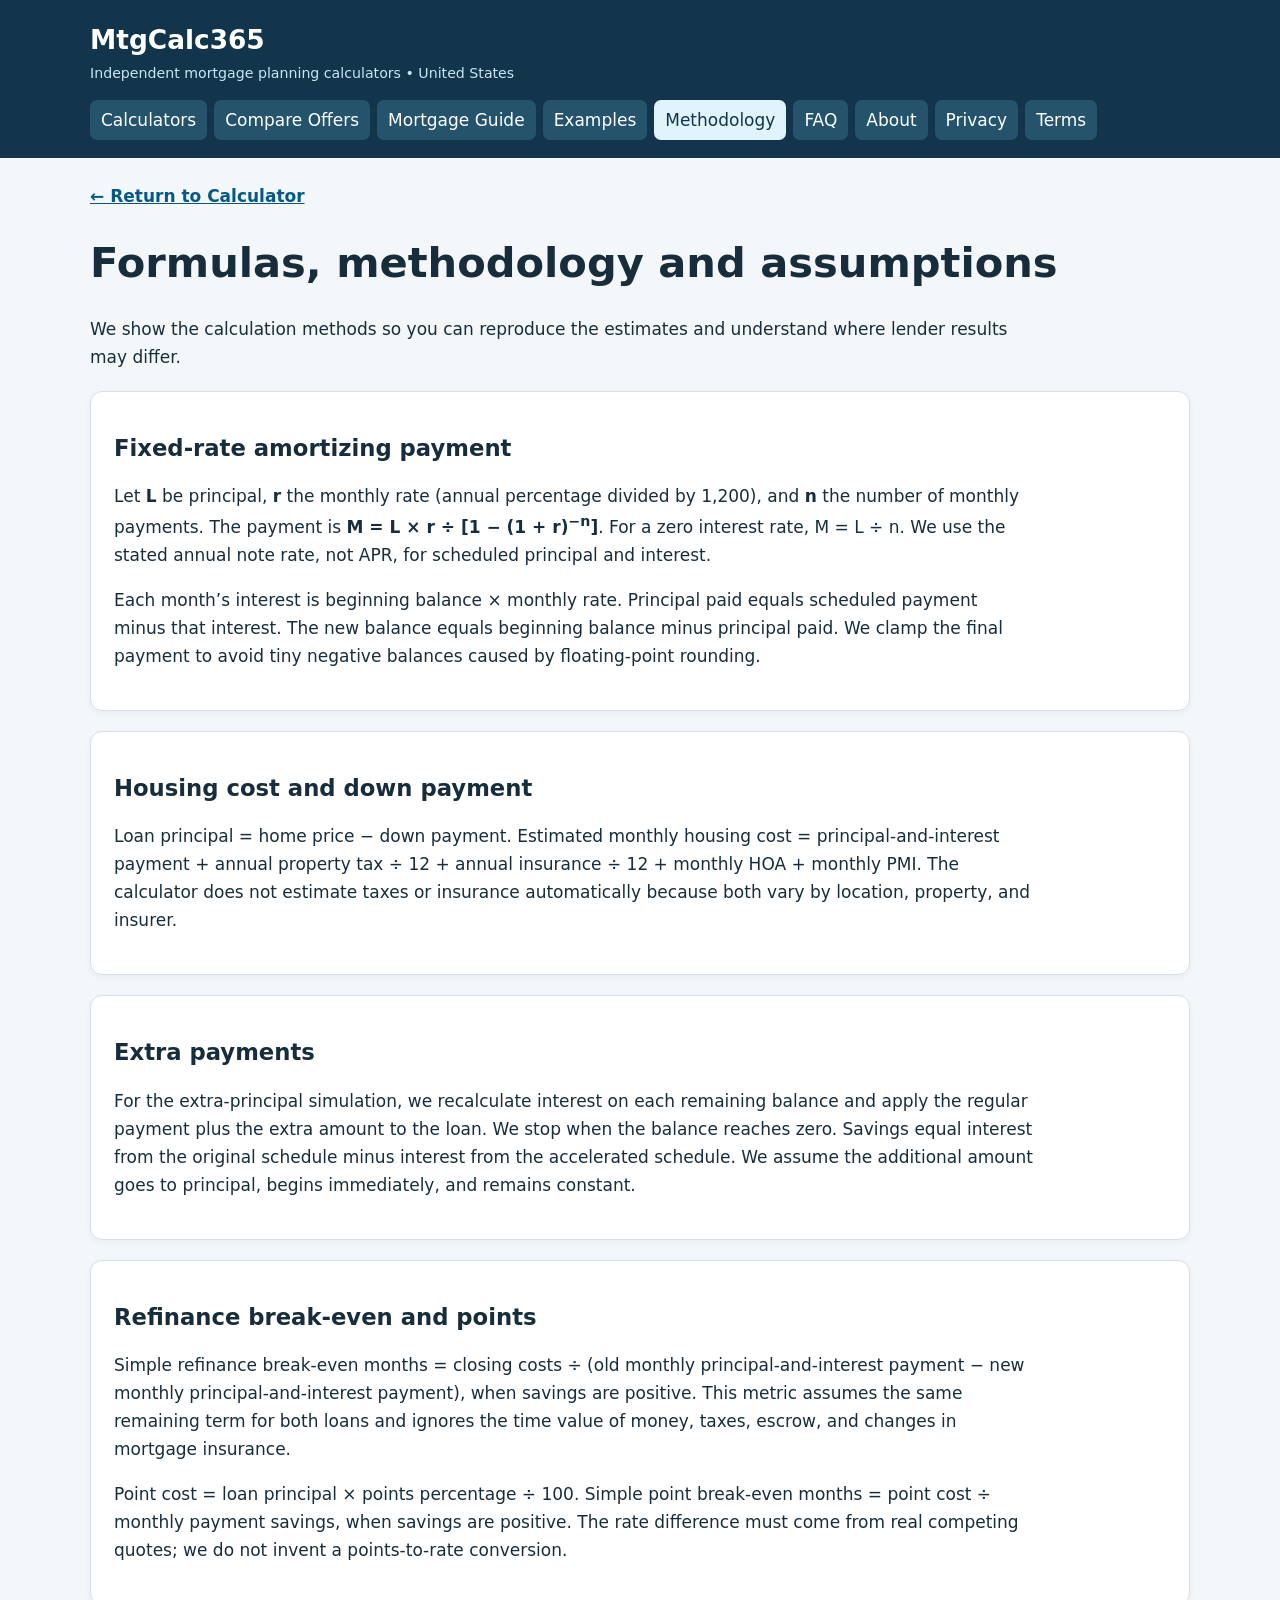
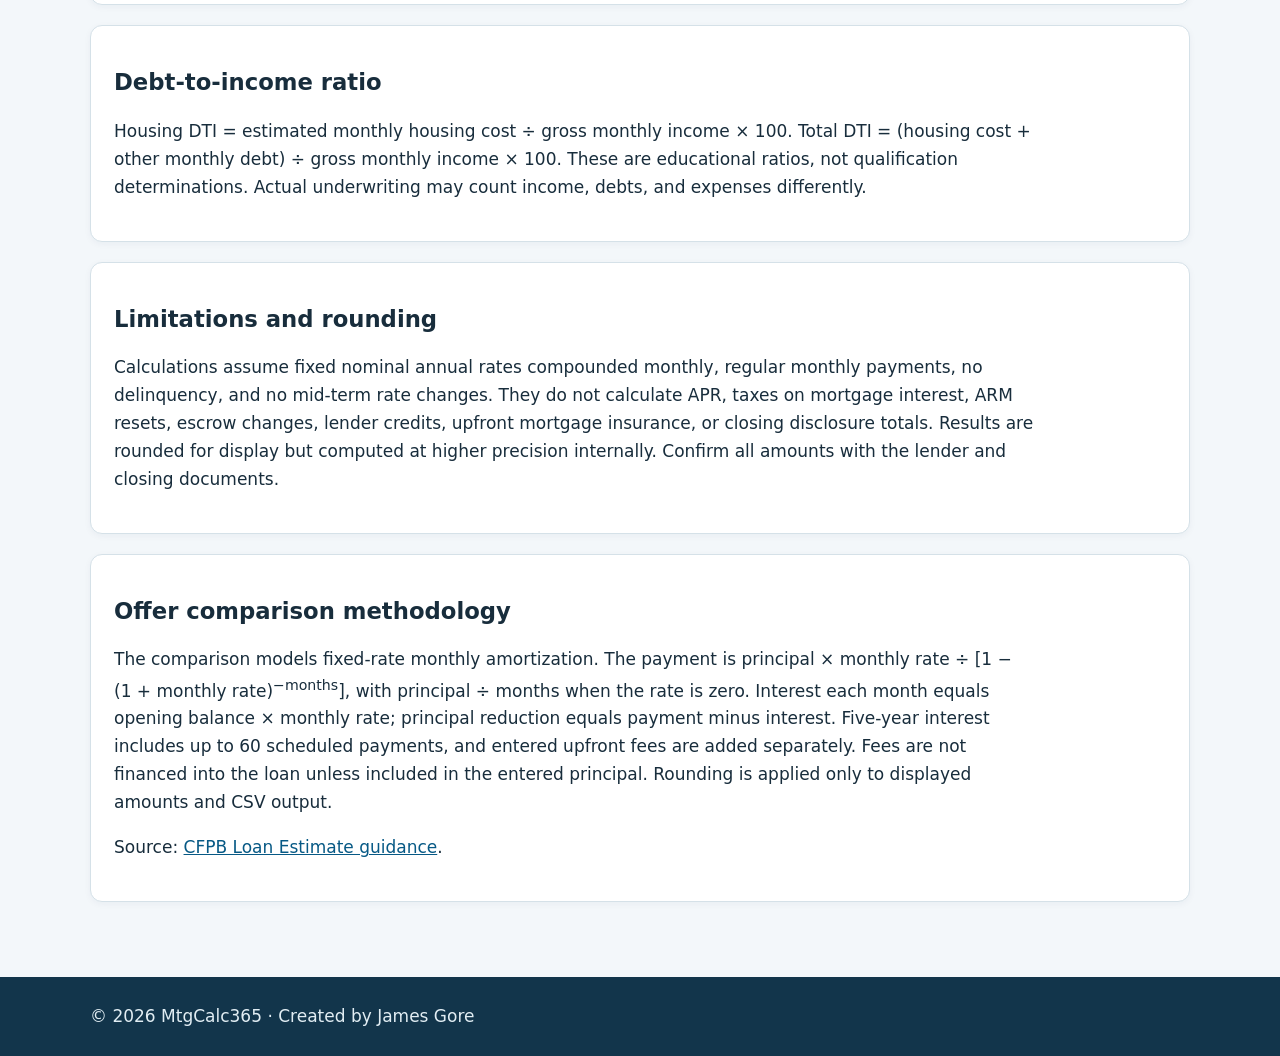
<file: methodology.html>
<!doctype html><html lang="en"><head><meta charset="utf-8"><meta name="viewport" content="width=device-width,initial-scale=1"><meta name="theme-color" content="#12354b"><title>Mortgage Formulas &amp; Methodology | MtgCalc365</title><meta name="description" content="Transparent mortgage math, amortization formulas, rounding and limitations."><link rel="canonical" href="https://mtgcalc365.com/methodology.html"><link rel="stylesheet" href="style.css"><script async src="https://pagead2.googlesyndication.com/pagead/js/adsbygoogle.js?client=ca-pub-5287196493103465" crossorigin="anonymous"></script><script defer src="script.js"></script></head><body><a class="skip" href="#main">Skip to content</a><header><div class="wrap"><div class="brand"><a href="index.html">MtgCalc365</a><small>Independent mortgage planning calculators • United States</small></div><nav aria-label="Main navigation"><a href="index.html">Calculators</a><a href="compare.html">Compare Offers</a><a href="guide.html">Mortgage Guide</a><a href="examples.html">Examples</a><a href="methodology.html" aria-current="page">Methodology</a><a href="faq.html">FAQ</a><a href="about.html">About</a><a href="privacy.html">Privacy</a><a href="terms.html">Terms</a></nav></div></header><main class="wrap" id="main"><p class="return"><a href="index.html">← Return to Calculator</a></p><h1>Formulas, methodology and assumptions</h1><p class="lead">We show the calculation methods so you can reproduce the estimates and understand where lender results may differ.</p><section class="panel"><h2>Fixed-rate amortizing payment</h2><p>Let <strong>L</strong> be principal, <strong>r</strong> the monthly rate (annual percentage divided by 1,200), and <strong>n</strong> the number of monthly payments. The payment is <strong>M = L × r ÷ [1 − (1 + r)<sup>−n</sup>]</strong>. For a zero interest rate, M = L ÷ n. We use the stated annual note rate, not APR, for scheduled principal and interest.</p><p>Each month’s interest is beginning balance × monthly rate. Principal paid equals scheduled payment minus that interest. The new balance equals beginning balance minus principal paid. We clamp the final payment to avoid tiny negative balances caused by floating-point rounding.</p></section><section class="panel"><h2>Housing cost and down payment</h2><p>Loan principal = home price − down payment. Estimated monthly housing cost = principal-and-interest payment + annual property tax ÷ 12 + annual insurance ÷ 12 + monthly HOA + monthly PMI. The calculator does not estimate taxes or insurance automatically because both vary by location, property, and insurer.</p></section><section class="panel"><h2>Extra payments</h2><p>For the extra-principal simulation, we recalculate interest on each remaining balance and apply the regular payment plus the extra amount to the loan. We stop when the balance reaches zero. Savings equal interest from the original schedule minus interest from the accelerated schedule. We assume the additional amount goes to principal, begins immediately, and remains constant.</p></section><section class="panel"><h2>Refinance break-even and points</h2><p>Simple refinance break-even months = closing costs ÷ (old monthly principal-and-interest payment − new monthly principal-and-interest payment), when savings are positive. This metric assumes the same remaining term for both loans and ignores the time value of money, taxes, escrow, and changes in mortgage insurance.</p><p>Point cost = loan principal × points percentage ÷ 100. Simple point break-even months = point cost ÷ monthly payment savings, when savings are positive. The rate difference must come from real competing quotes; we do not invent a points-to-rate conversion.</p></section><section class="panel"><h2>Debt-to-income ratio</h2><p>Housing DTI = estimated monthly housing cost ÷ gross monthly income × 100. Total DTI = (housing cost + other monthly debt) ÷ gross monthly income × 100. These are educational ratios, not qualification determinations. Actual underwriting may count income, debts, and expenses differently.</p></section><section class="panel"><h2>Limitations and rounding</h2><p>Calculations assume fixed nominal annual rates compounded monthly, regular monthly payments, no delinquency, and no mid-term rate changes. They do not calculate APR, taxes on mortgage interest, ARM resets, escrow changes, lender credits, upfront mortgage insurance, or closing disclosure totals. Results are rounded for display but computed at higher precision internally. Confirm all amounts with the lender and closing documents.</p></section><section class="panel"><h2>Offer comparison methodology</h2><p>The comparison models fixed-rate monthly amortization. The payment is principal × monthly rate ÷ [1 − (1 + monthly rate)<sup>−months</sup>], with principal ÷ months when the rate is zero. Interest each month equals opening balance × monthly rate; principal reduction equals payment minus interest. Five-year interest includes up to 60 scheduled payments, and entered upfront fees are added separately. Fees are not financed into the loan unless included in the entered principal. Rounding is applied only to displayed amounts and CSV output.</p><p>Source: <a href="https://www.consumerfinance.gov/owning-a-home/loan-estimate/">CFPB Loan Estimate guidance</a>.</p></section></main><footer><div class="wrap">© <span class="year">2026</span> MtgCalc365 · Created by James Gore</div></footer></body></html>
</file>
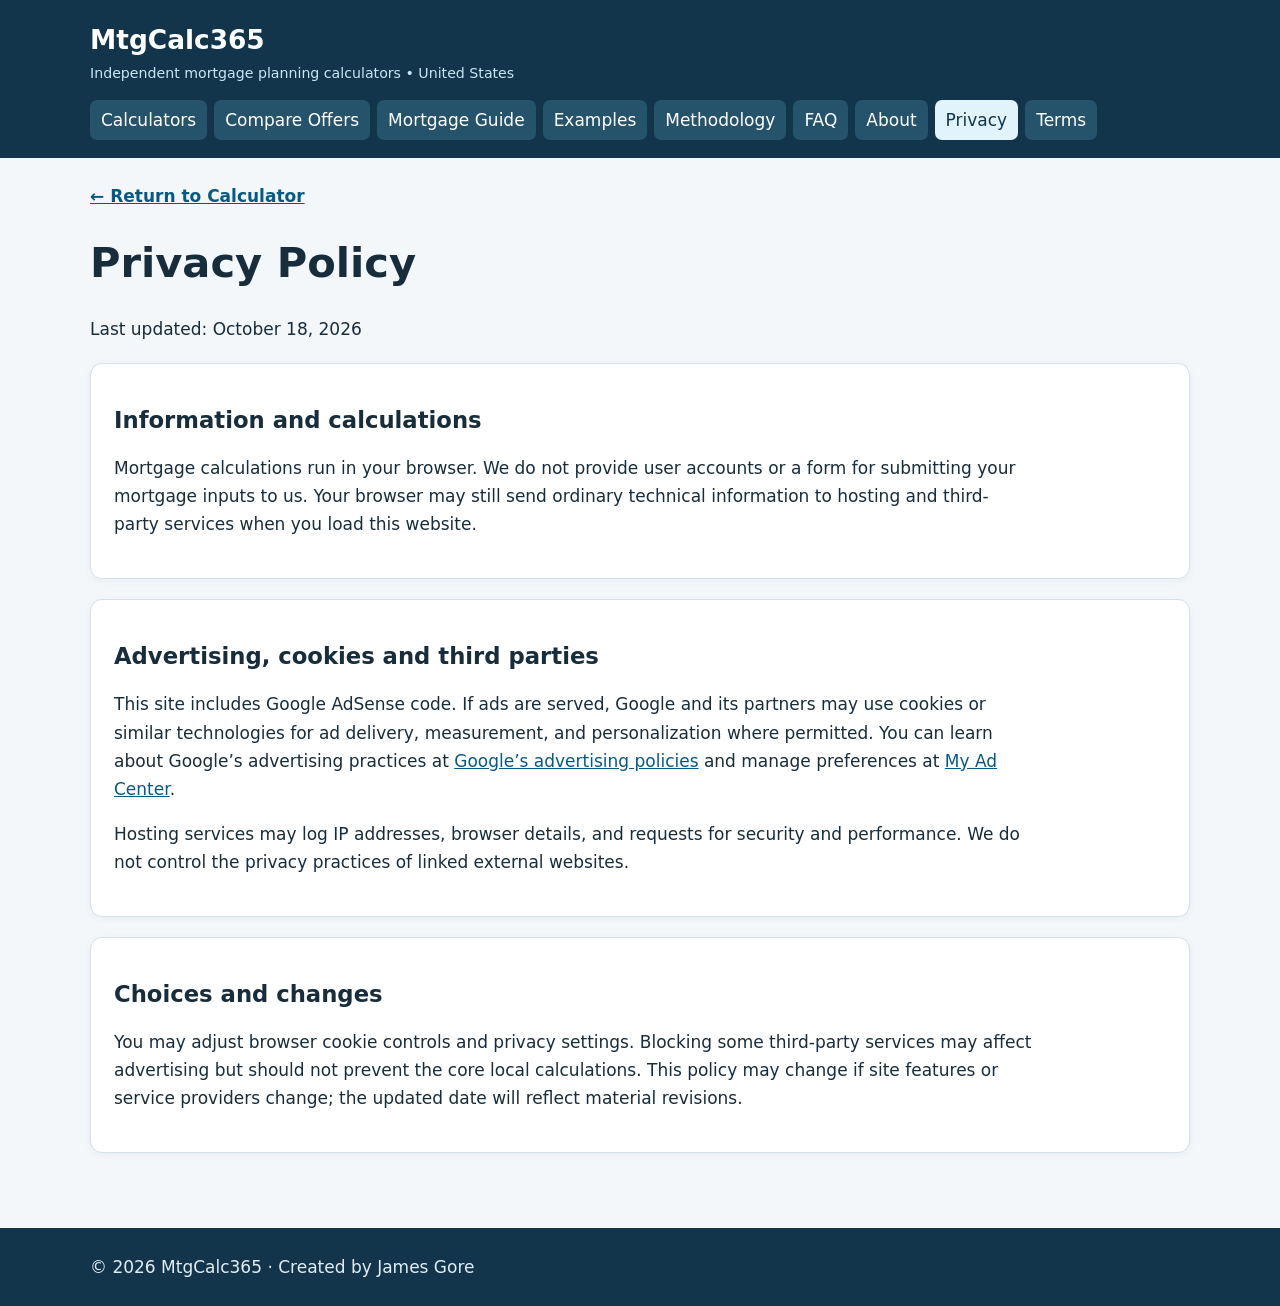
<file: privacy.html>
<!doctype html><html lang="en"><head><meta charset="utf-8"><meta name="viewport" content="width=device-width,initial-scale=1"><meta name="theme-color" content="#12354b"><title>Privacy Policy | MtgCalc365</title><meta name="description" content="Privacy policy for MtgCalc365, including browser calculations and advertising."><link rel="canonical" href="https://mtgcalc365.com/privacy.html"><link rel="stylesheet" href="style.css"><script async src="https://pagead2.googlesyndication.com/pagead/js/adsbygoogle.js?client=ca-pub-5287196493103465" crossorigin="anonymous"></script><script defer src="script.js"></script></head><body><a class="skip" href="#main">Skip to content</a><header><div class="wrap"><div class="brand"><a href="index.html">MtgCalc365</a><small>Independent mortgage planning calculators • United States</small></div><nav aria-label="Main navigation"><a href="index.html">Calculators</a><a href="compare.html">Compare Offers</a><a href="guide.html">Mortgage Guide</a><a href="examples.html">Examples</a><a href="methodology.html">Methodology</a><a href="faq.html">FAQ</a><a href="about.html">About</a><a href="privacy.html" aria-current="page">Privacy</a><a href="terms.html">Terms</a></nav></div></header><main class="wrap" id="main"><p class="return"><a href="index.html">← Return to Calculator</a></p><h1>Privacy Policy</h1><p class="lead">Last updated: October 18, 2026</p><section class="panel"><h2>Information and calculations</h2><p>Mortgage calculations run in your browser. We do not provide user accounts or a form for submitting your mortgage inputs to us. Your browser may still send ordinary technical information to hosting and third-party services when you load this website.</p></section><section class="panel"><h2>Advertising, cookies and third parties</h2><p>This site includes Google AdSense code. If ads are served, Google and its partners may use cookies or similar technologies for ad delivery, measurement, and personalization where permitted. You can learn about Google’s advertising practices at <a href="https://policies.google.com/technologies/ads" rel="noopener noreferrer">Google’s advertising policies</a> and manage preferences at <a href="https://myadcenter.google.com/" rel="noopener noreferrer">My Ad Center</a>.</p><p>Hosting services may log IP addresses, browser details, and requests for security and performance. We do not control the privacy practices of linked external websites.</p></section><section class="panel"><h2>Choices and changes</h2><p>You may adjust browser cookie controls and privacy settings. Blocking some third-party services may affect advertising but should not prevent the core local calculations. This policy may change if site features or service providers change; the updated date will reflect material revisions.</p></section></main><footer><div class="wrap">© <span class="year">2026</span> MtgCalc365 · Created by James Gore</div></footer></body></html>
</file>
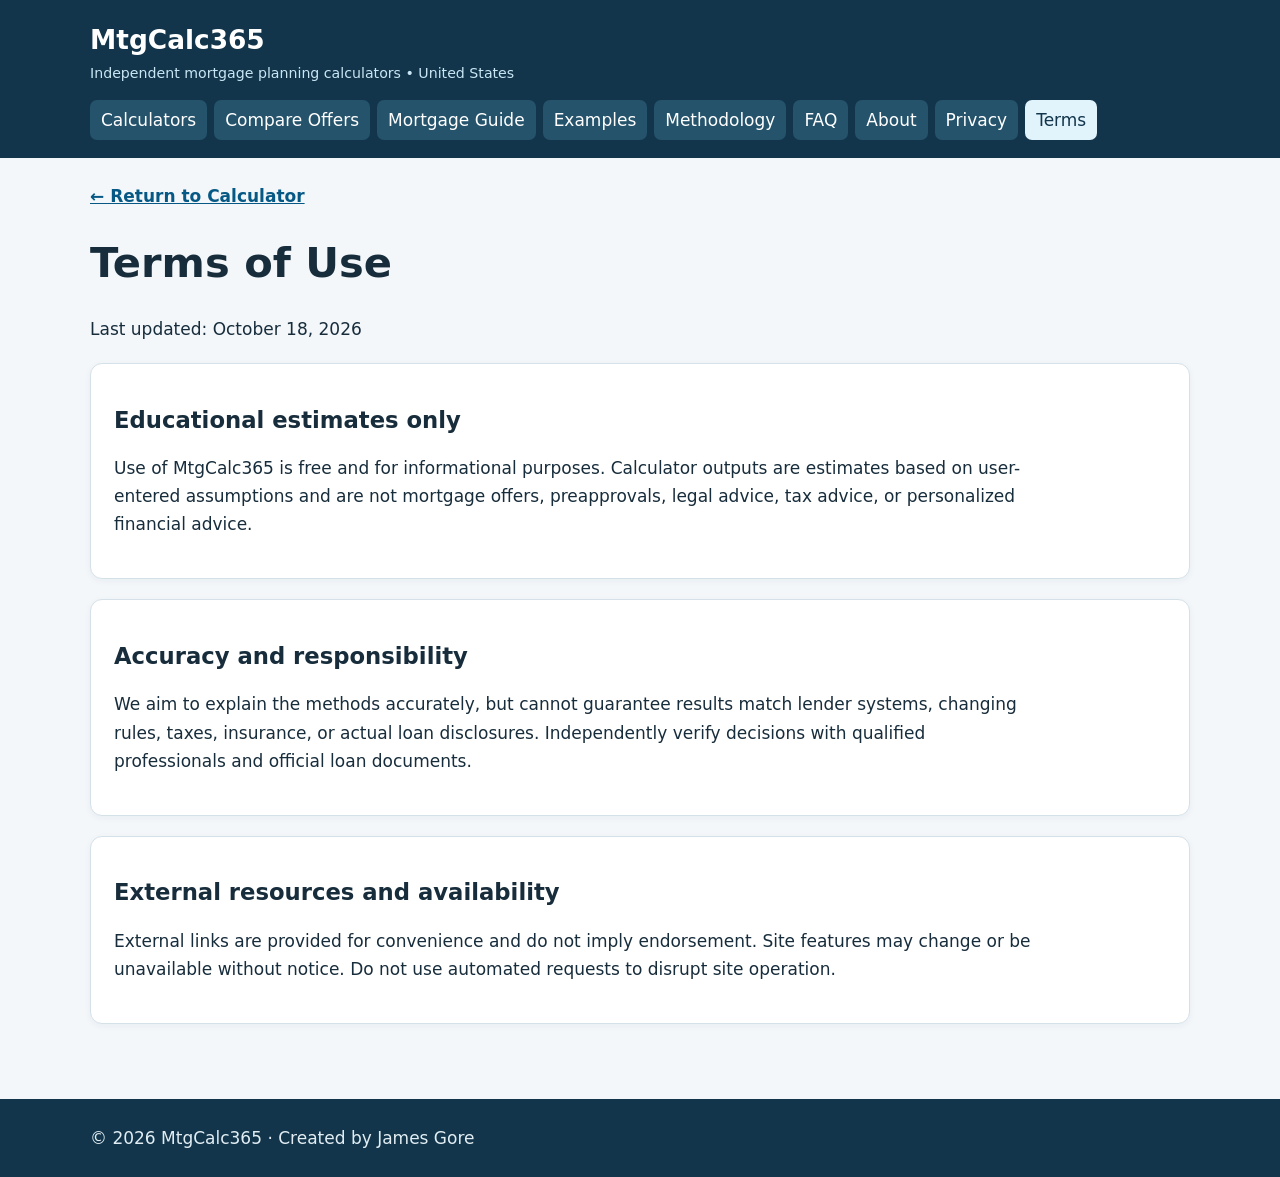
<file: terms.html>
<!doctype html><html lang="en"><head><meta charset="utf-8"><meta name="viewport" content="width=device-width,initial-scale=1"><meta name="theme-color" content="#12354b"><title>Terms of Use | MtgCalc365</title><meta name="description" content="Terms and educational-use limitations for MtgCalc365."><link rel="canonical" href="https://mtgcalc365.com/terms.html"><link rel="stylesheet" href="style.css"><script async src="https://pagead2.googlesyndication.com/pagead/js/adsbygoogle.js?client=ca-pub-5287196493103465" crossorigin="anonymous"></script><script defer src="script.js"></script></head><body><a class="skip" href="#main">Skip to content</a><header><div class="wrap"><div class="brand"><a href="index.html">MtgCalc365</a><small>Independent mortgage planning calculators • United States</small></div><nav aria-label="Main navigation"><a href="index.html">Calculators</a><a href="compare.html">Compare Offers</a><a href="guide.html">Mortgage Guide</a><a href="examples.html">Examples</a><a href="methodology.html">Methodology</a><a href="faq.html">FAQ</a><a href="about.html">About</a><a href="privacy.html">Privacy</a><a href="terms.html" aria-current="page">Terms</a></nav></div></header><main class="wrap" id="main"><p class="return"><a href="index.html">← Return to Calculator</a></p><h1>Terms of Use</h1><p class="lead">Last updated: October 18, 2026</p><section class="panel"><h2>Educational estimates only</h2><p>Use of MtgCalc365 is free and for informational purposes. Calculator outputs are estimates based on user-entered assumptions and are not mortgage offers, preapprovals, legal advice, tax advice, or personalized financial advice.</p></section><section class="panel"><h2>Accuracy and responsibility</h2><p>We aim to explain the methods accurately, but cannot guarantee results match lender systems, changing rules, taxes, insurance, or actual loan disclosures. Independently verify decisions with qualified professionals and official loan documents.</p></section><section class="panel"><h2>External resources and availability</h2><p>External links are provided for convenience and do not imply endorsement. Site features may change or be unavailable without notice. Do not use automated requests to disrupt site operation.</p></section></main><footer><div class="wrap">© <span class="year">2026</span> MtgCalc365 · Created by James Gore</div></footer></body></html>
</file>
<file: style.css>
*{box-sizing:border-box}html{scroll-behavior:auto}body{margin:0;background:#f3f7fa;color:#182d3c;font:17px/1.65 system-ui,-apple-system,Segoe UI,Arial,sans-serif}.wrap{width:min(1100px,94%);margin:auto}header{background:#12354b;color:white;padding:18px 0}header a{color:white}header .brand>a{font-size:1.65rem;font-weight:800;text-decoration:none}header small{display:block;color:#c9e6f4}nav{display:flex;flex-wrap:wrap;gap:7px;margin-top:15px}nav a{padding:6px 11px;border-radius:7px;text-decoration:none;background:#24536b}nav a:hover,nav a[aria-current]{background:#e1f3fb;color:#12354b}.skip{position:absolute;left:-9999px}.skip:focus{left:8px;top:8px;background:white;padding:6px;z-index:9}main{padding:24px 0 55px}h1{font-size:clamp(1.8rem,4vw,2.6rem);line-height:1.18}h2{font-size:1.42rem;line-height:1.3}p{max-width:85ch}.hero{background:#dceff9;padding:26px;border-radius:12px}.eyebrow{font-weight:700;color:#24536b;text-transform:uppercase;letter-spacing:.06em}.panel{background:white;border:1px solid #d5e1e8;border-radius:12px;padding:23px;margin:20px 0;box-shadow:0 2px 7px #12354b0c}.fields{display:grid;grid-template-columns:repeat(auto-fit,minmax(210px,1fr));gap:13px;margin:16px 0}.fields label{font-weight:650}input,select{display:block;width:100%;margin-top:6px;padding:10px;border:1px solid #859eae;border-radius:6px;font:inherit;background:white;color:#182d3c}button{border:0;border-radius:8px;background:#0c587d;color:white;padding:12px 18px;font:inherit;font-weight:700;cursor:pointer}button:hover{background:#12354b}.result{background:#e9f6ef;border-left:4px solid #16824a;margin-top:14px;padding:13px;min-height:38px}.result:empty{display:none}.note{background:#fff5d9;border-left:4px solid #c99114;padding:12px}.return{margin:0 0 15px}.return a{font-weight:700}a{color:#075985}.bars{display:flex;flex-direction:column;gap:8px;margin-top:12px}.barrow{display:grid;grid-template-columns:minmax(100px,170px) 1fr 85px;gap:9px;align-items:center}.track{height:17px;background:#e4edf2;border-radius:9px;overflow:hidden}.fill{height:100%;background:#2381aa}.table-scroll{overflow:auto}table{border-collapse:collapse;width:100%;margin-top:12px}th,td{padding:9px;border-bottom:1px solid #dce6ec;text-align:right}th:first-child,td:first-child{text-align:left}footer{background:#12354b;color:#e1edf3;padding:25px 0}footer a{color:white}@media(max-width:550px){.panel{padding:15px}.barrow{grid-template-columns:90px 1fr 65px;font-size:13px}}
/* Research Upgrade: two-offer comparison */
.offer-grid{display:grid;grid-template-columns:repeat(auto-fit,minmax(230px,1fr));gap:1rem}.offer-grid fieldset{border:1px solid #8da5b3;border-radius:10px;padding:1rem;min-width:0}.offer-grid legend{font-weight:700}.offer-grid label{display:block;margin:.75rem 0}.offer-grid input{display:block;width:100%;max-width:100%;box-sizing:border-box;padding:.55rem;margin-top:.25rem}.result{margin:1rem 0;overflow-x:auto}.result table{width:100%;border-collapse:collapse}.result th,.result td{padding:.65rem;border-bottom:1px solid #9aadb8;text-align:left}.result th{white-space:normal}button{cursor:pointer}
</file>
